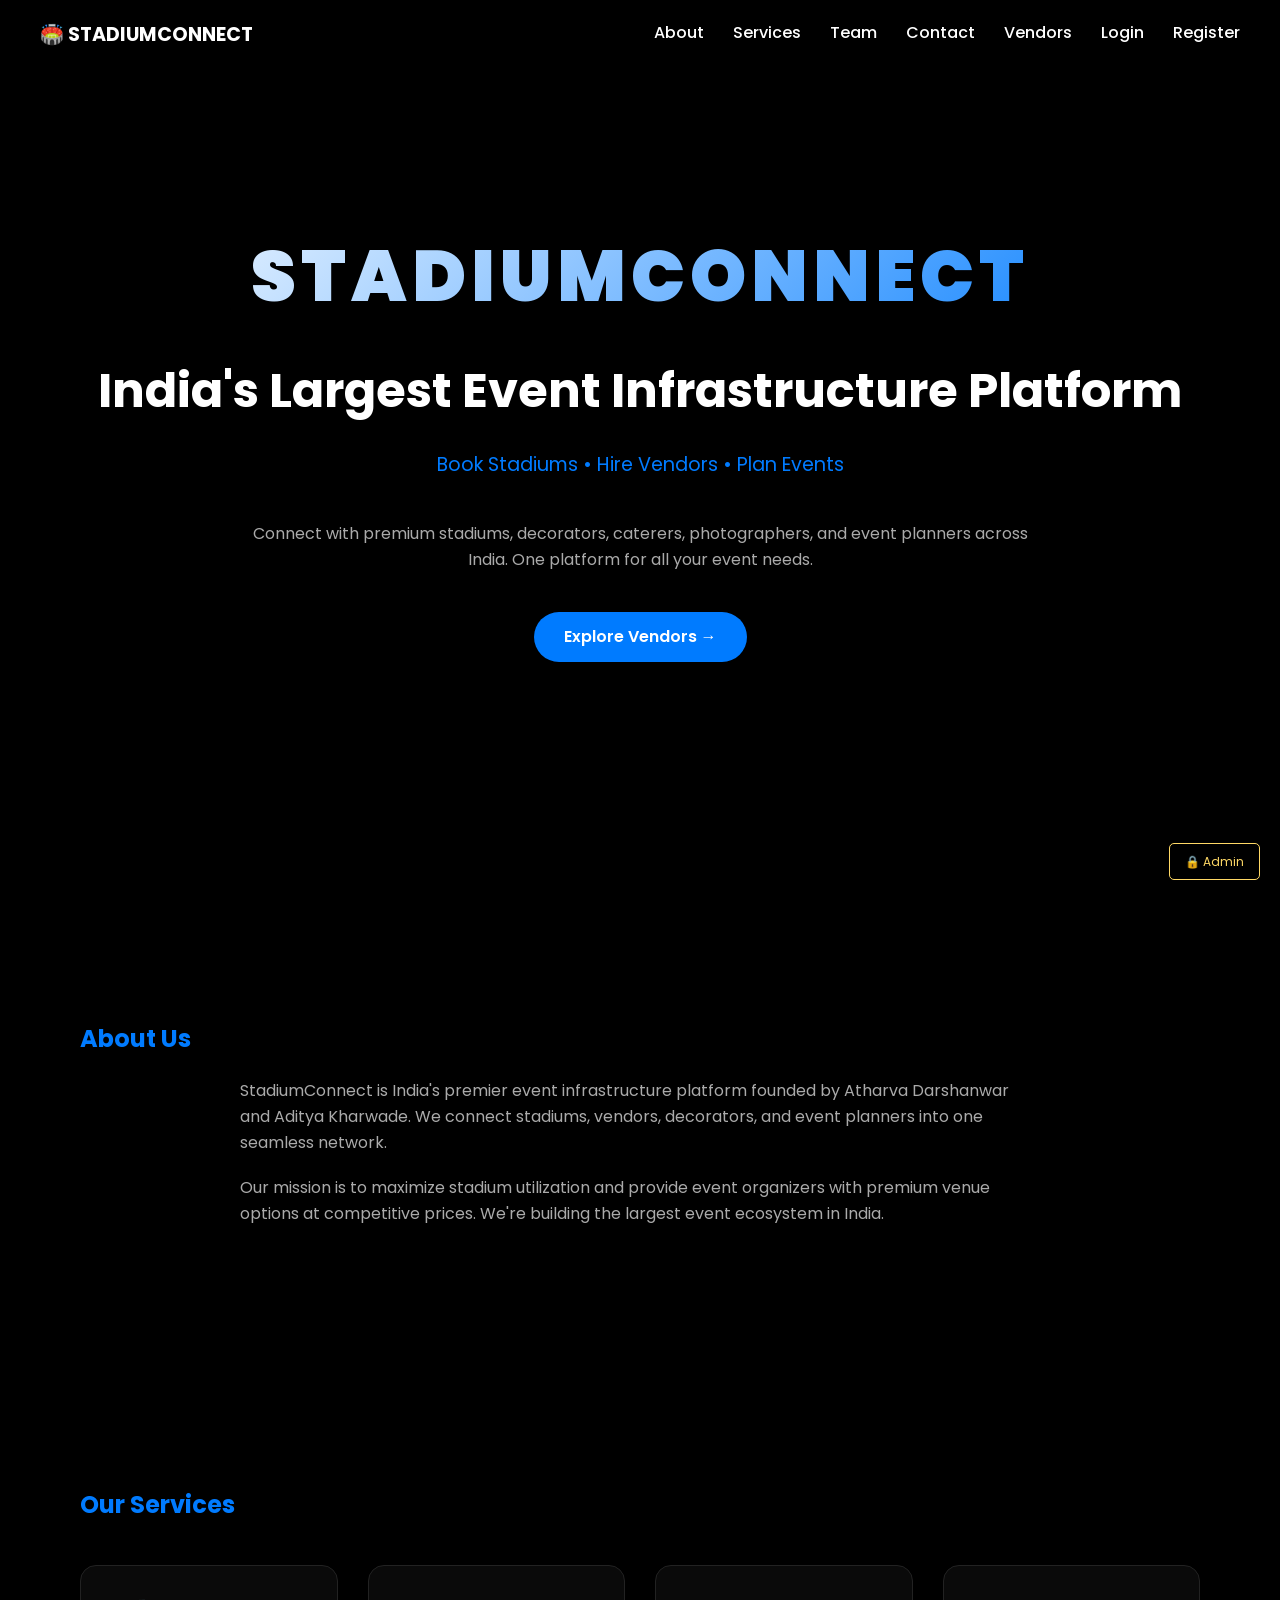
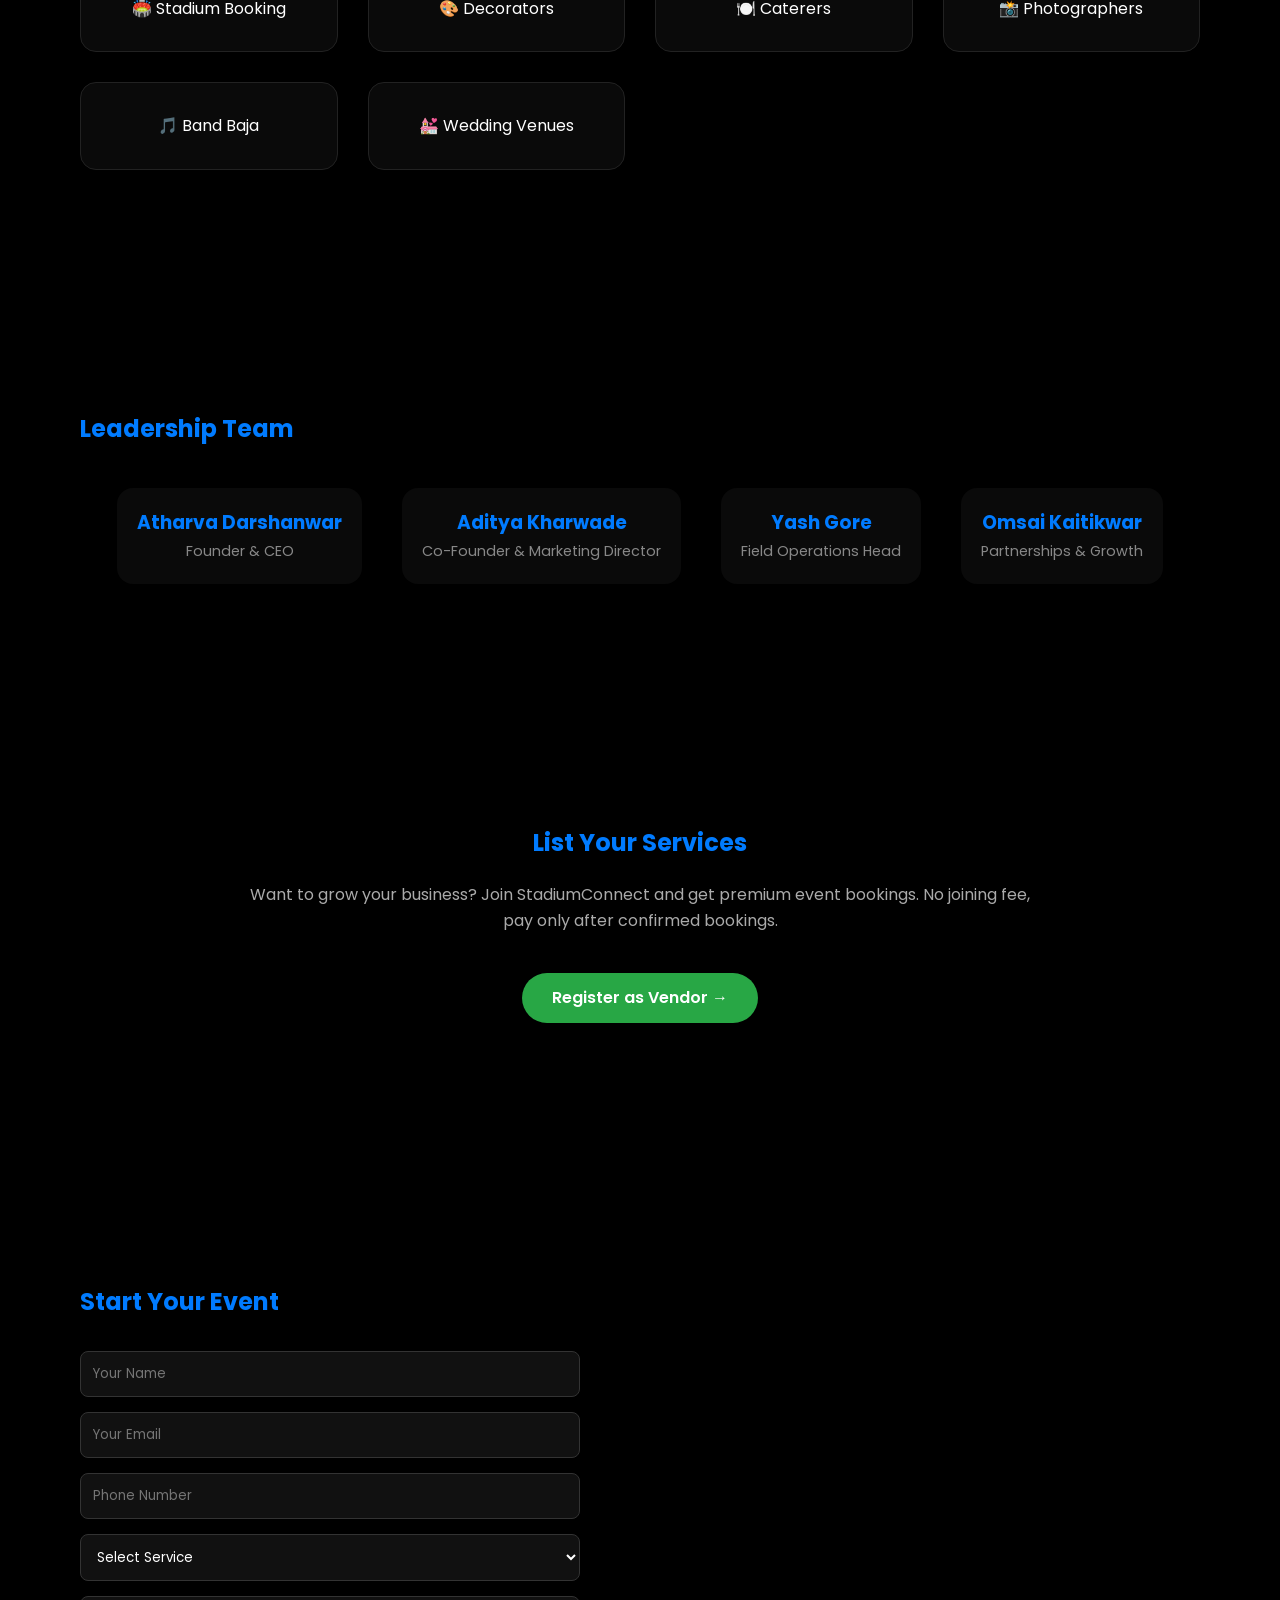
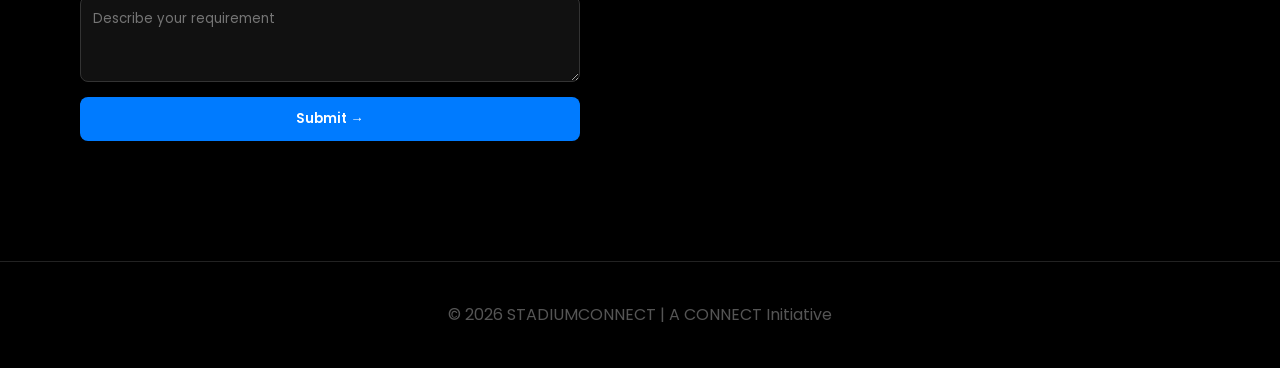
<file: index.html>
<!DOCTYPE html>
<html lang="en">
<head>

<!-- Back4App Parse SDK -->
<script src="https://cdn.parseplatform.org/parse-js-sdk/latest/parse.min.js"></script>
    
    <meta charset="UTF-8">
    <meta name="viewport" content="width=device-width, initial-scale=1.0">
    <title>StadiumConnect  | India's Premier Event Platform</title>
    <link rel="manifest" href="manifest.json">
    <meta name="theme-color" content="#001a4d">
    <meta name="apple-mobile-web-app-capable" content="yes">
    <meta name="apple-mobile-web-app-status-bar-style" content="black-translucent">
    <meta name="apple-mobile-web-app-title" content="StadiumConnect">
    <link href="https://fonts.googleapis.com/css2?family=Poppins:wght@300;400;500;600;700;800;900&display=swap" rel="stylesheet">
    <style>
        * { margin: 0; padding: 0; box-sizing: border-box; font-family: 'Poppins', sans-serif; }
        body { background: #000; color: #fff; line-height: 1.6; }
        nav { display: flex; justify-content: space-between; padding: 20px 40px; position: fixed; width: 100%; background: rgba(0,0,0,0.95); z-index: 1000; backdrop-filter: blur(10px); }
        nav a { color: #fff; margin-left: 25px; text-decoration: none; font-weight: 500; transition: 0.3s; }
        nav a:hover { color: #007bff; }
        section { padding: 120px 40px; max-width: 1200px; margin: auto; }
        .hero { height: 100vh; display: flex; flex-direction: column; justify-content: center; text-align: center; }
        .connect { font-size: 4.5rem; font-weight: 900; letter-spacing: 5px; background: linear-gradient(135deg, #fff, #007bff); -webkit-background-clip: text; -webkit-text-fill-color: transparent; }
        h1 { font-size: 3rem; margin-top: 20px; }
        .tagline { color: #007bff; font-size: 1.2rem; margin: 20px 0; }
        .about-text { max-width: 800px; margin: 20px auto; color: #aaa; }
        .grid { display: grid; grid-template-columns: repeat(auto-fit, minmax(250px, 1fr)); gap: 30px; margin-top: 40px; }
        .card { padding: 30px; border: 1px solid #222; background: #0a0a0a; border-radius: 1rem; transition: 0.3s; text-align: center; }
        .card:hover { transform: translateY(-10px); border-color: #007bff; box-shadow: 0 10px 30px rgba(0,123,255,0.1); }
        .team { display: flex; gap: 40px; flex-wrap: wrap; justify-content: center; margin-top: 40px; }
        .member { text-align: center; padding: 20px; background: #0a0a0a; border-radius: 1rem; min-width: 200px; }
        .member h3 { color: #007bff; }
        .member span { color: #888; font-size: 0.9rem; }
        form { display: flex; flex-direction: column; gap: 15px; max-width: 500px; margin-top: 30px; }
        input, textarea, select { padding: 12px; background: #111; border: 1px solid #333; border-radius: 0.5rem; color: #fff; }
        button { padding: 12px; background: #007bff; border: none; border-radius: 0.5rem; color: #fff; font-weight: 600; cursor: pointer; transition: 0.3s; }
        button:hover { background: #0056b3; }
        .explore-btn { display: inline-block; background: #007bff; color: white; padding: 12px 30px; border-radius: 50px; text-decoration: none; margin: 20px auto; font-weight: 600; transition: 0.3s; }
        .explore-btn:hover { background: #0056b3; transform: scale(1.05); }
        footer { text-align: center; padding: 40px; color: #555; border-top: 1px solid #222; }
        .admin-btn { position: fixed; bottom: 20px; right: 20px; background: #000; color: #ffd966; padding: 8px 15px; font-size: 12px; border-radius: 5px; text-decoration: none; z-index: 999; border: 1px solid #ffd966; }
        @media (max-width: 768px) { nav { padding: 15px 20px; } nav a { margin-left: 15px; font-size: 14px; } .connect { font-size: 2.5rem; } h1 { font-size: 1.8rem; } section { padding: 80px 20px; } }
    </style>
</head>
<body>

<nav>
    <div><b style="font-size:1.2rem;">🏟️ STADIUMCONNECT</b></div>
    <div>
        <a href="#about">About</a>
        <a href="#services">Services</a>
        <a href="#team">Team</a>
        <a href="#contact">Contact</a>
        <a href="directory.html">Vendors</a>
        <a href="login.html">Login</a>
        <a href="register.html">Register</a>
    </div>
</nav>

<section class="hero">
    <div class="connect">STADIUMCONNECT</div>
    <h1>India's Largest Event Infrastructure Platform</h1>
    <p class="tagline">Book Stadiums • Hire Vendors • Plan Events</p>
    <p class="about-text">Connect with premium stadiums, decorators, caterers, photographers, and event planners across India. One platform for all your event needs.</p>
    <a href="directory.html" class="explore-btn">Explore Vendors →</a>
</section>

<section id="about">
    <h2 style="color:#007bff;">About Us</h2>
    <p class="about-text" style="margin-top:20px;">StadiumConnect is India's premier event infrastructure platform founded by Atharva Darshanwar and Aditya Kharwade. We connect stadiums, vendors, decorators, and event planners into one seamless network.</p>
    <p class="about-text">Our mission is to maximize stadium utilization and provide event organizers with premium venue options at competitive prices. We're building the largest event ecosystem in India.</p>
</section>

<section id="services">
    <h2 style="color:#007bff;">Our Services</h2>
    <div class="grid">
        <div class="card">🏟️ Stadium Booking</div>
        <div class="card">🎨 Decorators</div>
        <div class="card">🍽️ Caterers</div>
        <div class="card">📸 Photographers</div>
        <div class="card">🎵 Band Baja</div>
        <div class="card">💒 Wedding Venues</div>
    </div>
</section>

<section id="team">
    <h2 style="color:#007bff;">Leadership Team</h2>
    <div class="team">
        <div class="member"><h3>Atharva Darshanwar</h3><span>Founder & CEO</span></div>
        <div class="member"><h3>Aditya Kharwade</h3><span>Co-Founder & Marketing Director</span></div>
        <div class="member"><h3>Yash Gore</h3><span>Field Operations Head</span></div>
        <div class="member"><h3>Omsai Kaitikwar</h3><span>Partnerships & Growth</span></div>
    </div>
</section>

<section style="text-align:center;">
    <h2 style="color:#007bff;">List Your Services</h2>
    <p class="about-text">Want to grow your business? Join StadiumConnect and get premium event bookings. No joining fee, pay only after confirmed bookings.</p>
    <a href="https://forms.gle/t7oc3SeNvCMbdCVX7" target="_blank" class="explore-btn" style="background:#28a745;">Register as Vendor →</a>
</section>

<section id="contact">
    <h2 style="color:#007bff;">Start Your Event</h2>
    <form action="https://formspree.io/f/mreydnjd" method="POST">
        <input type="text" name="name" placeholder="Your Name" required>
        <input type="email" name="email" placeholder="Your Email" required>
        <input type="tel" name="phone" placeholder="Phone Number" required>
        <select name="service" required><option value="">Select Service</option><option>Stadium Booking</option><option>Decorators</option><option>Caterers</option><option>Photographers</option><option>Band Baja</option></select>
        <textarea name="message" rows="3" placeholder="Describe your requirement"></textarea>
        <button type="submit">Submit →</button>
    </form>
</section>

<footer>
    <p>© 2026 STADIUMCONNECT | A CONNECT Initiative</p>
</footer>

<a href="admin-login.html" class="admin-btn">🔒 Admin</a>

<script>
if ('serviceWorker' in navigator) { navigator.serviceWorker.register('/service-worker.js'); }
</script>

</body>
</html>
</file>
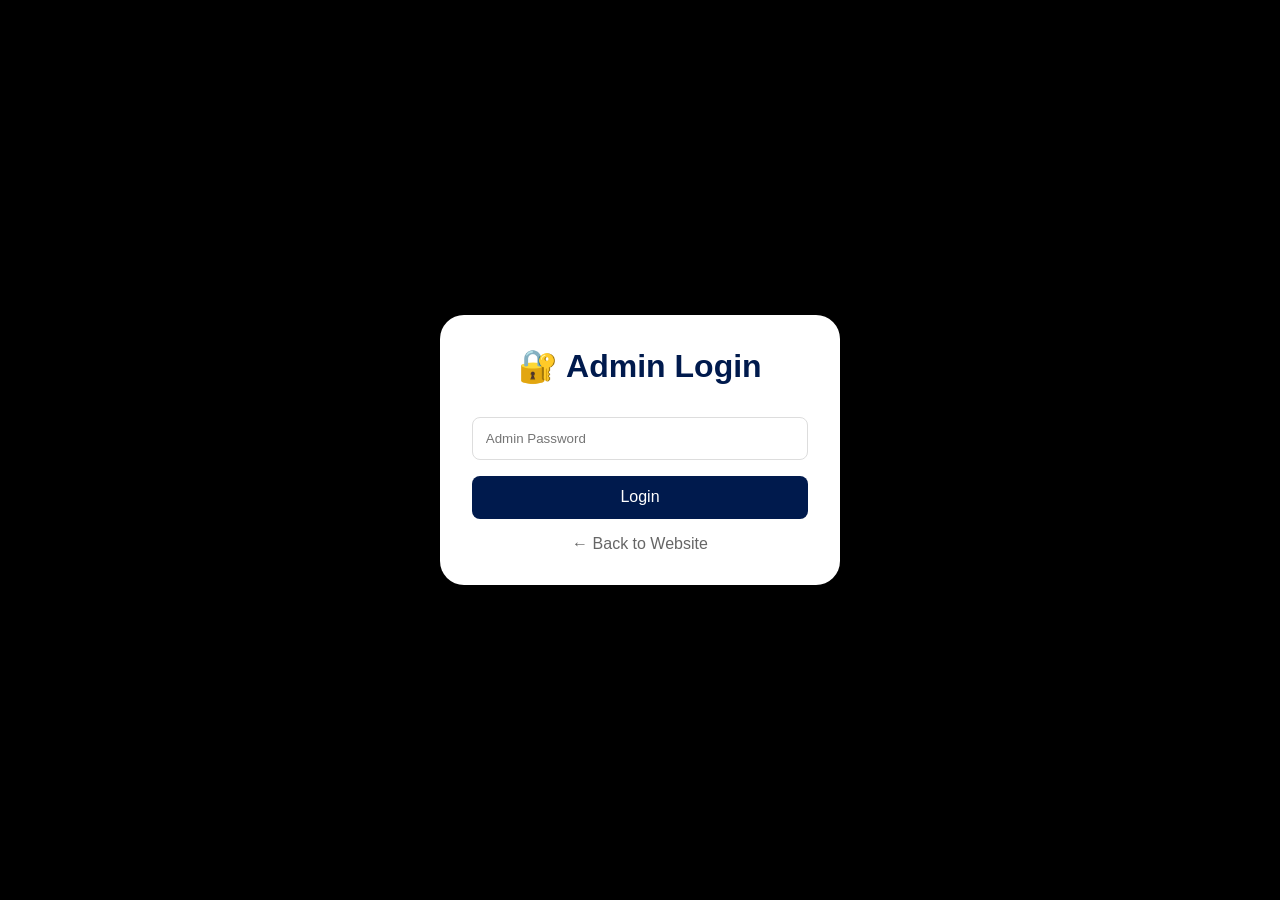
<file: admin-dashboard.html>
<!DOCTYPE html>
<html lang="en">
<head>

<!-- Back4App Parse SDK -->
<script src="https://cdn.parseplatform.org/parse-js-sdk/latest/parse.min.js"></script>
<script src="back4app-config.js"></script>
    
    <meta charset="UTF-8">
    <meta name="viewport" content="width=device-width, initial-scale=1.0">
    <title>Admin Dashboard | StadiumConnect</title>
    <link rel="manifest" href="manifest.json">
    <meta name="theme-color" content="#001a4d">
    <script src="admin-auth.js"></script>
    <style>
        * { margin: 0; padding: 0; box-sizing: border-box; }
        body { font-family: 'Poppins', sans-serif; background: #f5f5f5; }
        .header { background: #000; padding: 1rem 2rem; display: flex; justify-content: space-between; align-items: center; flex-wrap: wrap; gap: 1rem; }
        .header h1 { color: white; font-size: 1.3rem; }
        .header a { color: white; text-decoration: none; background: #001a4d; padding: 0.5rem 1rem; border-radius: 0.5rem; }
        .container { max-width: 1400px; margin: 2rem auto; padding: 0 1.5rem; }
        .stats { display: grid; grid-template-columns: repeat(auto-fit, minmax(180px, 1fr)); gap: 1rem; margin-bottom: 2rem; }
        .stat-card { background: white; border-radius: 1rem; padding: 1.5rem; text-align: center; }
        .stat-number { font-size: 2rem; font-weight: 700; color: #001a4d; }
        .tabs { display: flex; gap: 0.5rem; margin-bottom: 1.5rem; flex-wrap: wrap; }
        .tab-btn { background: none; border: none; padding: 0.6rem 1.2rem; cursor: pointer; border-radius: 0.5rem; }
        .tab-btn.active { background: #001a4d; color: white; }
        .table-container { background: white; border-radius: 1rem; padding: 1.5rem; overflow-x: auto; }
        table { width: 100%; border-collapse: collapse; }
        th, td { padding: 0.8rem; text-align: left; border-bottom: 1px solid #eee; }
        th { background: #f8f9fa; color: #001a4d; }
        .status-badge { padding: 0.2rem 0.6rem; border-radius: 1rem; font-size: 0.75rem; }
        .status-pending { background: #fff3cd; color: #856404; }
        .status-confirmed { background: #d4edda; color: #155724; }
        .action-btn { background: #28a745; color: white; border: none; padding: 0.3rem 0.6rem; border-radius: 0.3rem; cursor: pointer; margin-right: 0.3rem; }
        .action-btn.cancel { background: #dc3545; }
        .empty { text-align: center; padding: 2rem; color: #999; }
        @media (max-width: 768px) { th, td { font-size: 0.8rem; padding: 0.5rem; } }
    </style>
</head>
<body>

<div class="header">
    <h1>🏟️ STADIUMCONNECT | Admin Dashboard</h1>
    <div><a href="admin.html">Vendor Management</a><a href="directory.html" style="margin-left:0.5rem;">View Site</a><a href="#" onclick="logoutAdmin()" style="margin-left:0.5rem; background:#dc3545;">Logout</a></div>
</div>

<div class="container">
    <div class="stats" id="stats"></div>
    
    <div class="tabs">
        <button class="tab-btn active" onclick="switchTab('bookings')">📋 Bookings</button>
        <button class="tab-btn" onclick="switchTab('users')">👥 Users</button>
        <button class="tab-btn" onclick="switchTab('vendors')">🏪 Vendors</button>
    </div>
    
    <div id="bookingsTab" class="table-container"><div class="empty">Loading...</div></div>
    <div id="usersTab" class="table-container" style="display:none;"></div>
    <div id="vendorsTab" class="table-container" style="display:none;"></div>
</div>

<script>
    let users = [], bookings = [], vendors = [];
    
    function loadData() {
        users = JSON.parse(localStorage.getItem('users') || '[]');
        bookings = JSON.parse(localStorage.getItem('userBookings') || '[]');
        const vData = JSON.parse(localStorage.getItem('vendorsDataBackup') || '{}');
        vendors = [];
        for (let cat in vData) {
            for (let city in vData[cat]) {
                vData[cat][city].forEach(v => vendors.push({...v, category: cat}));
            }
        }
        updateStats();
    }
    
    function updateStats() {
        document.getElementById('stats').innerHTML = `
            <div class="stat-card"><h3>Total Bookings</h3><div class="stat-number">${bookings.length}</div></div>
            <div class="stat-card"><h3>Pending</h3><div class="stat-number">${bookings.filter(b=>b.status==='pending').length}</div></div>
            <div class="stat-card"><h3>Confirmed</h3><div class="stat-number">${bookings.filter(b=>b.status==='confirmed').length}</div></div>
            <div class="stat-card"><h3>Users</h3><div class="stat-number">${users.length}</div></div>
            <div class="stat-card"><h3>Vendors</h3><div class="stat-number">${vendors.length}</div></div>
        `;
    }
    
    function renderBookings() {
        const container = document.getElementById('bookingsTab');
        if (bookings.length === 0) { container.innerHTML = '<div class="empty">No bookings yet</div>'; return; }
        container.innerHTML = `
            <table><thead><tr><th>ID</th><th>User</th><th>Vendor</th><th>Date</th><th>Status</th><th>Action</th></tr></thead><tbody>
            ${bookings.map(b => `
                <tr><td>${b.id}</td><td>${b.userName || '-'}</td><td>${b.vendorName || '-'}</td><td>${b.eventDate || '-'}</td>
                <td><span class="status-badge status-${b.status}">${b.status}</span></td>
                <td><button class="action-btn" onclick="updateStatus(${b.id},'confirmed')">Confirm</button>
                <button class="action-btn cancel" onclick="updateStatus(${b.id},'cancelled')">Cancel</button></td></tr>
            `).join('')}</tbody></table>
        `;
    }
    
    function renderUsers() {
        const container = document.getElementById('usersTab');
        if (users.length === 0) { container.innerHTML = '<div class="empty">No users</div>'; return; }
        container.innerHTML = `
            <table><thead><tr><th>Name</th><th>Email</th><th>Phone</th><th>City</th><th>Registered</th><th>Bookings</th></tr></thead><tbody>
            ${users.map(u => `
                <tr><td>${u.name}</td><td>${u.email}</td><td>${u.phone || '-'}</td><td>${u.city || '-'}</td>
                <td>${new Date(u.createdAt).toLocaleDateString()}</td><td>${bookings.filter(b=>b.userId===u.id).length}</td></tr>
            `).join('')}</tbody></table>
        `;
    }
    
    function renderVendors() {
        const container = document.getElementById('vendorsTab');
        if (vendors.length === 0) { container.innerHTML = '<div class="empty">No vendors</div>'; return; }
        container.innerHTML = `
            <table><thead><tr><th>Name</th><th>Category</th><th>City</th><th>Location</th><th>Price</th><th>Rating</th><th>Bookings</th></tr></thead><tbody>
            ${vendors.map(v => `
                <tr><td>${v.name}</td><td>${v.category}</td><td>${v.city || '-'}</td><td>${v.location || '-'}</td>
                <td>${v.priceRange || '-'}</td><td>⭐ ${v.rating}</td><td>${bookings.filter(b=>b.vendorId===v.id).length}</td></tr>
            `).join('')}</tbody></table>
        `;
    }
    
    function updateStatus(id, status) {
        const index = bookings.findIndex(b => b.id === id);
        if (index !== -1) {
            bookings[index].status = status;
            localStorage.setItem('userBookings', JSON.stringify(bookings));
            loadData();
            renderBookings();
            alert(`Booking ${status}!`);
        }
    }
    
    function switchTab(tab) {
        document.getElementById('bookingsTab').style.display = 'none';
        document.getElementById('usersTab').style.display = 'none';
        document.getElementById('vendorsTab').style.display = 'none';
        document.querySelectorAll('.tab-btn').forEach((btn,i) => btn.classList.remove('active'));
        if (tab === 'bookings') { document.getElementById('bookingsTab').style.display = 'block'; document.querySelectorAll('.tab-btn')[0].classList.add('active'); renderBookings(); }
        else if (tab === 'users') { document.getElementById('usersTab').style.display = 'block'; document.querySelectorAll('.tab-btn')[1].classList.add('active'); renderUsers(); }
        else { document.getElementById('vendorsTab').style.display = 'block'; document.querySelectorAll('.tab-btn')[2].classList.add('active'); renderVendors(); }
    }
    
    loadData();
    renderBookings();
</script>

<script>
if ('serviceWorker' in navigator) { navigator.serviceWorker.register('/service-worker.js'); }
</script>

</body>
</html>
</file>
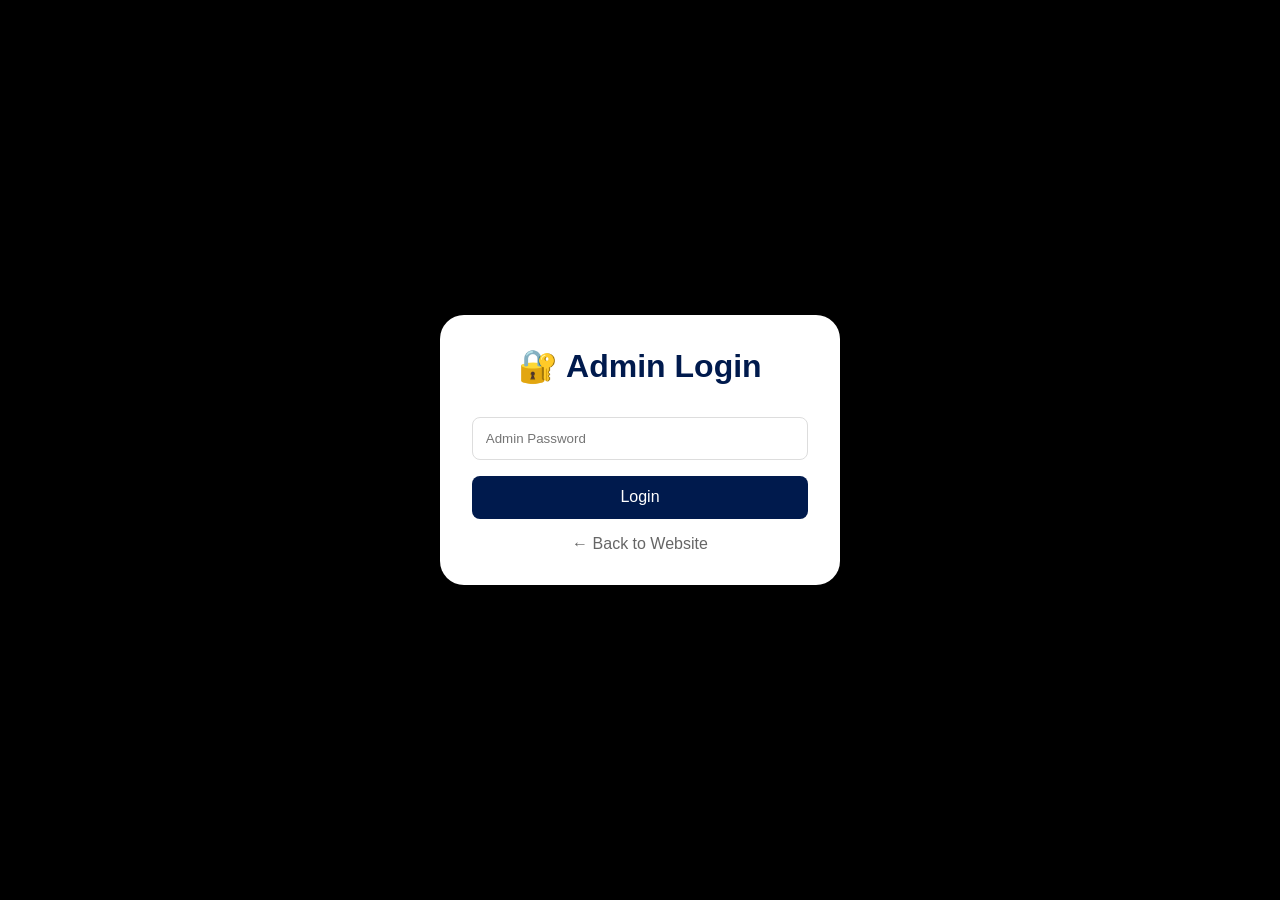
<file: admin-login.html>
<!DOCTYPE html>
<html lang="en">
<head>

<!-- Back4App Parse SDK -->
<script src="https://cdn.parseplatform.org/parse-js-sdk/latest/parse.min.js"></script>
<script src="back4app-config.js"></script>
    
    <meta charset="UTF-8">
    <meta name="viewport" content="width=device-width, initial-scale=1.0">
    <title>Admin Login | StadiumConnect</title>
    <link rel="manifest" href="manifest.json">
    <meta name="theme-color" content="#001a4d">
    <style>
        * { margin: 0; padding: 0; box-sizing: border-box; }
        body { background: #000; font-family: 'Poppins', sans-serif; display: flex; justify-content: center; align-items: center; min-height: 100vh; }
        .container { background: white; border-radius: 1.5rem; padding: 2rem; width: 90%; max-width: 400px; text-align: center; }
        h1 { color: #001a4d; margin-bottom: 1rem; }
        input { width: 100%; padding: 0.8rem; margin: 1rem 0; border: 1px solid #ddd; border-radius: 0.5rem; }
        button { width: 100%; padding: 0.8rem; background: #001a4d; color: white; border: none; border-radius: 0.5rem; cursor: pointer; font-size: 1rem; }
        .error { color: red; margin-top: 0.5rem; display: none; }
        .back { margin-top: 1rem; }
        .back a { color: #666; text-decoration: none; }
    </style>
</head>
<body>
    <div class="container">
        <h1>🔐 Admin Login</h1>
        <div id="error" class="error"></div>
        <input type="password" id="password" placeholder="Admin Password">
        <button onclick="login()">Login</button>
        <div class="back"><a href="index.html">← Back to Website</a></div>
    </div>
    <script>
        const ADMIN_PASSWORD = "Stadium@2024";
        function login() {
            const pwd = document.getElementById('password').value;
            if (pwd === ADMIN_PASSWORD) {
                localStorage.setItem('adminLoggedIn', 'true');
                localStorage.setItem('adminLoginTime', new Date().toISOString());
                window.location.href = 'admin-dashboard.html';
            } else {
                document.getElementById('error').innerText = 'Wrong password!';
                document.getElementById('error').style.display = 'block';
            }
        }
    </script>
    <script>
        if ('serviceWorker' in navigator) { navigator.serviceWorker.register('/service-worker.js'); }
    </script>
</body>
</html>
</file>
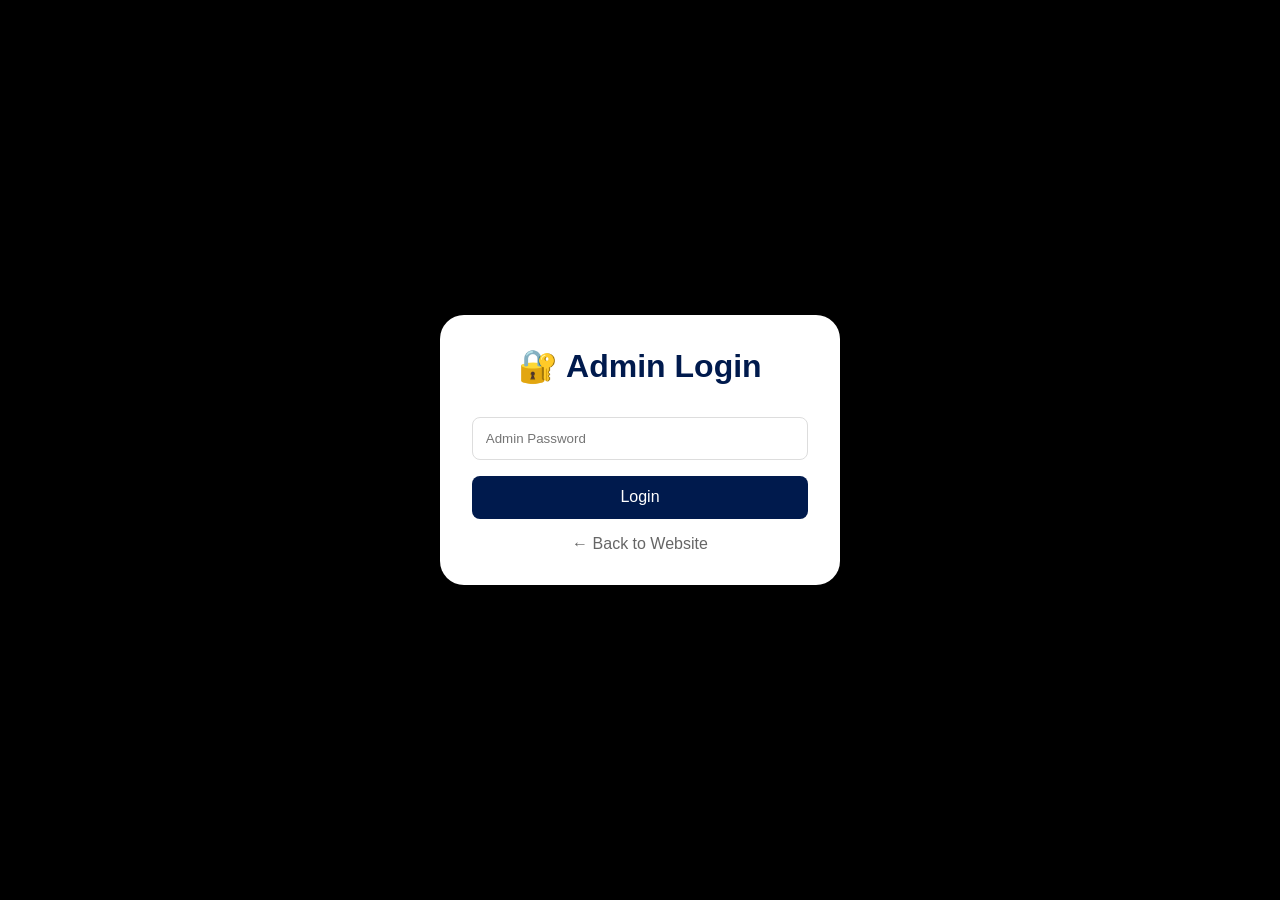
<file: admin.html>
<!DOCTYPE html>
<html lang="en">
<head>
    <meta charset="UTF-8">
    <meta name="viewport" content="width=device-width, initial-scale=1.0, user-scalable=yes">
    <title>Admin Panel - StadiumConnect</title>
    <link href="https://fonts.googleapis.com/css2?family=Inter:wght@300;400;500;600;700;800&display=swap" rel="stylesheet">
    <link rel="stylesheet" href="https://cdnjs.cloudflare.com/ajax/libs/font-awesome/6.4.0/css/all.min.css">
    <style>
        * { margin: 0; padding: 0; box-sizing: border-box; }
        body { font-family: 'Inter', sans-serif; background: #f5f5f5; color: #1a1a1a; }
        .header { background: #fff; padding: 16px 24px; display: flex; justify-content: space-between; align-items: center; border-bottom: 1px solid #e0e0e0; }
        .logo { font-size: 20px; font-weight: 800; }
        .logo span { color: #ff6b35; }
        .logout-btn { background: #ff6b35; color: white; border: none; padding: 8px 20px; border-radius: 30px; cursor: pointer; }
        .container { max-width: 1400px; margin: 0 auto; padding: 24px; }
        .tabs { display: flex; gap: 8px; margin-bottom: 24px; flex-wrap: wrap; }
        .tab { background: white; border: none; padding: 12px 24px; border-radius: 40px; font-weight: 600; cursor: pointer; }
        .tab.active { background: #ff6b35; color: white; }
        .stats-grid { display: grid; grid-template-columns: repeat(auto-fit, minmax(150px, 1fr)); gap: 16px; margin-bottom: 24px; }
        .stat-card { background: white; border-radius: 20px; padding: 20px; text-align: center; }
        .stat-number { font-size: 32px; font-weight: 800; color: #ff6b35; }
        .form-card { background: white; border-radius: 24px; padding: 24px; margin-bottom: 24px; }
        .form-title { font-size: 20px; font-weight: 700; margin-bottom: 20px; }
        .form-grid { display: grid; grid-template-columns: repeat(auto-fit, minmax(280px, 1fr)); gap: 16px; margin-bottom: 20px; }
        .form-group { display: flex; flex-direction: column; gap: 8px; }
        .form-group label { font-weight: 600; font-size: 14px; }
        .form-group input, .form-group select, .form-group textarea { padding: 12px; border: 1px solid #e0e0e0; border-radius: 12px; font-family: inherit; }
        .btn-primary { background: #ff6b35; color: white; border: none; padding: 12px 24px; border-radius: 40px; font-weight: 600; cursor: pointer; }
        .btn-danger { background: #dc3545; color: white; border: none; padding: 8px 16px; border-radius: 30px; cursor: pointer; font-size: 12px; }
        .btn-edit { background: #ffc107; color: #000; border: none; padding: 8px 16px; border-radius: 30px; cursor: pointer; font-size: 12px; margin-right: 8px; }
        .table-container { background: white; border-radius: 24px; overflow-x: auto; }
        table { width: 100%; border-collapse: collapse; }
        th, td { padding: 16px; text-align: left; border-bottom: 1px solid #f0f0f0; }
        th { background: #fafafa; font-weight: 600; }
        .photo-grid { display: flex; gap: 12px; flex-wrap: wrap; margin-top: 12px; }
        .photo-preview { width: 80px; height: 80px; background: #f5f5f5; border-radius: 12px; display: flex; align-items: center; justify-content: center; position: relative; overflow: hidden; }
        .photo-preview img { width: 100%; height: 100%; object-fit: cover; }
        .photo-preview .remove-photo { position: absolute; top: 4px; right: 4px; background: red; color: white; border: none; border-radius: 50%; width: 20px; height: 20px; cursor: pointer; font-size: 12px; }
        .upload-btn { background: #f0f0f0; border: 1px dashed #ccc; padding: 12px 20px; border-radius: 12px; cursor: pointer; text-align: center; }
        .list-item { display: flex; justify-content: space-between; align-items: center; padding: 12px; border-bottom: 1px solid #eee; }
        .modal { display: none; position: fixed; top: 0; left: 0; width: 100%; height: 100%; background: rgba(0,0,0,0.5); z-index: 1000; align-items: center; justify-content: center; }
        .modal-content { background: white; border-radius: 24px; padding: 24px; width: 90%; max-width: 700px; max-height: 85vh; overflow-y: auto; }
        .modal-header { display: flex; justify-content: space-between; align-items: center; margin-bottom: 20px; }
        .close-modal { font-size: 24px; cursor: pointer; }
        @media (max-width: 768px) { .form-grid { grid-template-columns: 1fr; } }
    </style>

    <!-- Admin Check -->
    <script>
        if (localStorage.getItem('admin') !== 'true') {
            window.location.href = 'admin-login.html';
        }
    </script>

    <!-- Firebase SDK -->
    <script type="module">
        import { initializeApp } from "https://www.gstatic.com/firebasejs/9.22.0/firebase-app.js";
        import { getFirestore, collection, getDocs, doc, addDoc, updateDoc, deleteDoc, setDoc } from "https://www.gstatic.com/firebasejs/9.22.0/firebase-firestore.js";

        const firebaseConfig = {
            apiKey: "AIzaSyAzorBcavy3e12mTbGKgUud-Mm-TxnnZIM",
            authDomain: "stadiumconnect-8fecb.firebaseapp.com",
            projectId: "stadiumconnect-8fecb",
            storageBucket: "stadiumconnect-8fecb.firebasestorage.app",
            messagingSenderId: "458108198578",
            appId: "1:458108198578:web:83d83646f0e24e718b73ab"
        };

        const app = initializeApp(firebaseConfig);
        const db = getFirestore(app);

        let vendors = [];
        let categories = [
            { id: 'decorator', name: 'Decorators', icon: '🎨' },
            { id: 'photographer', name: 'Photographers', icon: '📸' },
            { id: 'caterer', name: 'Caterers', icon: '🍽️' },
            { id: 'bandbaja', name: 'Band Baja', icon: '🎵' },
            { id: 'stadium', name: 'Stadiums', icon: '🏟️' }
        ];
        let cities = ['Nagpur', 'Mumbai', 'Pune', 'Delhi', 'Bangalore'];
        let tempPhotos = [];
        let editingVendorId = null;

        async function loadAllData() {
            await loadVendors();
            updateStats();
            renderVendorsTable();
            renderCategoriesList();
            renderCitiesList();
        }

        async function loadVendors() {
            const querySnapshot = await getDocs(collection(db, "vendors"));
            vendors = [];
            querySnapshot.forEach((doc) => {
                vendors.push({ id: doc.id, ...doc.data() });
            });
        }

        function updateStats() {
            document.getElementById('stats').innerHTML = `
                <div class="stat-card"><div class="stat-number">${vendors.length}</div><div>Total Vendors</div></div>
                <div class="stat-card"><div class="stat-number">${vendors.filter(v=>v.category==='decorator').length}</div><div>🎨 Decorators</div></div>
                <div class="stat-card"><div class="stat-number">${vendors.filter(v=>v.category==='photographer').length}</div><div>📸 Photographers</div></div>
                <div class="stat-card"><div class="stat-number">${vendors.filter(v=>v.category==='caterer').length}</div><div>🍽️ Caterers</div></div>
                <div class="stat-card"><div class="stat-number">${vendors.filter(v=>v.category==='bandbaja').length}</div><div>🎵 Band Baja</div></div>
                <div class="stat-card"><div class="stat-number">${vendors.filter(v=>v.category==='stadium').length}</div><div>🏟️ Stadiums</div></div>
            `;
        }

        function renderVendorsTable() {
            const tbody = document.getElementById('vendorsTableBody');
            tbody.innerHTML = vendors.map(v => `
                <tr>
                    <td>${v.name || '-'}</td>
                    <td>${v.category || '-'}</td>
                    <td>${v.city || '-'}</td>
                    <td>${v.location || '-'}</td>
                    <td>${v.priceRange || '-'}</td>
                    <td>${v.rating || '-'}</td>
                    <td>${v.capacity ? v.capacity + ' seats' : '-'}</td>
                    <td>
                        <button class="btn-edit" onclick="editVendor('${v.id}')">Edit</button>
                        <button class="btn-danger" onclick="deleteVendor('${v.id}')">Delete</button>
                    </td>
                </tr>
            `).join('');
        }

        function renderCategoriesList() {
            const container = document.getElementById('categoriesList');
            container.innerHTML = categories.map(cat => `
                <div class="list-item">
                    <span>${cat.icon || '🏷️'} ${cat.name}</span>
                    <div>
                        <button class="btn-edit" onclick="editCategory('${cat.id}')">Edit</button>
                        <button class="btn-danger" onclick="deleteCategory('${cat.id}')">Delete</button>
                    </div>
                </div>
            `).join('');
        }

        function renderCitiesList() {
            const container = document.getElementById('citiesList');
            container.innerHTML = cities.map(city => `
                <div class="list-item">
                    <span>📍 ${city}</span>
                    <div>
                        <button class="btn-edit" onclick="editCity('${city}')">Edit</button>
                        <button class="btn-danger" onclick="deleteCity('${city}')">Delete</button>
                    </div>
                </div>
            `).join('');
        }

        window.openAddVendorModal = function() {
            editingVendorId = null;
            tempPhotos = [];
            document.getElementById('vendorModalTitle').innerText = 'Add Vendor';
            document.getElementById('vendorForm').reset();
            document.getElementById('capacityGroup').style.display = 'none';
            document.getElementById('vendorModal').style.display = 'flex';
        };

        window.editVendor = function(id) {
            const vendor = vendors.find(v => v.id === id);
            if (!vendor) return;
            editingVendorId = id;
            tempPhotos = vendor.photos || [];
            document.getElementById('vendorModalTitle').innerText = 'Edit Vendor';
            document.getElementById('vendorId').value = vendor.id;
            document.getElementById('vendorName').value = vendor.name || '';
            document.getElementById('vendorCategory').value = vendor.category || '';
            document.getElementById('vendorCity').value = vendor.city || '';
            document.getElementById('vendorLocation').value = vendor.location || '';
            document.getElementById('vendorPrice').value = vendor.priceRange || '';
            document.getElementById('vendorRating').value = vendor.rating || '';
            document.getElementById('vendorPhone').value = vendor.phone || '';
            document.getElementById('vendorDescription').value = vendor.description || '';
            document.getElementById('vendorCapacity').value = vendor.capacity || '';
            document.getElementById('capacityGroup').style.display = vendor.category === 'stadium' ? 'block' : 'none';
            renderPhotoPreview();
            document.getElementById('vendorModal').style.display = 'flex';
        };

        window.deleteVendor = async function(id) {
            if (confirm('Delete this vendor?')) {
                await deleteDoc(doc(db, 'vendors', id));
                await loadVendors();
                renderVendorsTable();
                updateStats();
                alert('Vendor deleted');
            }
        };

        function renderPhotoPreview() {
            const container = document.getElementById('photoPreview');
            if (tempPhotos.length === 0) {
                container.innerHTML = '<div class="upload-btn" onclick="uploadPhoto()">+ Click to Upload Photos</div>';
                return;
            }
            container.innerHTML = `
                <div class="photo-grid">
                    ${tempPhotos.map((photo, i) => `
                        <div class="photo-preview">
                            <img src="${photo}">
                            <button class="remove-photo" onclick="removePhoto(${i})">×</button>
                        </div>
                    `).join('')}
                    <div class="upload-btn" onclick="uploadPhoto()">+ Add More</div>
                </div>
            `;
        }

        window.uploadPhoto = function() {
            const input = document.createElement('input');
            input.type = 'file';
            input.accept = 'image/*';
            input.multiple = true;
            input.onchange = (e) => {
                const files = Array.from(e.target.files);
                files.forEach(file => {
                    const reader = new FileReader();
                    reader.onload = (ev) => {
                        tempPhotos.push(ev.target.result);
                        renderPhotoPreview();
                    };
                    reader.readAsDataURL(file);
                });
            };
            input.click();
        };

        window.removePhoto = function(index) {
            tempPhotos.splice(index, 1);
            renderPhotoPreview();
        };

        window.saveVendor = async function() {
            const vendorData = {
                name: document.getElementById('vendorName').value,
                category: document.getElementById('vendorCategory').value,
                city: document.getElementById('vendorCity').value,
                location: document.getElementById('vendorLocation').value,
                priceRange: document.getElementById('vendorPrice').value,
                rating: parseFloat(document.getElementById('vendorRating').value) || 4.0,
                phone: document.getElementById('vendorPhone').value,
                description: document.getElementById('vendorDescription').value,
                photos: tempPhotos,
                updatedAt: new Date().toISOString()
            };
            if (vendorData.category === 'stadium') {
                vendorData.capacity = document.getElementById('vendorCapacity').value;
            }
            if (editingVendorId) {
                await updateDoc(doc(db, 'vendors', editingVendorId), vendorData);
                alert('Vendor updated!');
            } else {
                vendorData.createdAt = new Date().toISOString();
                await addDoc(collection(db, 'vendors'), vendorData);
                alert('Vendor added!');
            }
            closeModal('vendorModal');
            await loadVendors();
            renderVendorsTable();
            updateStats();
        };

        window.onCategoryChange = function() {
            const val = document.getElementById('vendorCategory').value;
            document.getElementById('capacityGroup').style.display = val === 'stadium' ? 'block' : 'none';
        };

        window.closeModal = function(id) {
            document.getElementById(id).style.display = 'none';
        };

        window.switchTab = function(tab) {
            document.querySelectorAll('.tab').forEach(t => t.classList.remove('active'));
            event.target.classList.add('active');
            document.querySelectorAll('.tab-panel').forEach(p => p.style.display = 'none');
            document.getElementById(`${tab}Panel`).style.display = 'block';
        };

        window.logout = function() {
            localStorage.removeItem('admin');
            window.location.href = 'index.html';
        };

        // Load data on page load
        loadAllData();
    </script>
</head>
<body>

<header class="header">
    <div class="logo">ADMIN<span>PANEL</span></div>
    <button class="logout-btn" onclick="logout()">Logout</button>
</header>

<div class="container">
    <div class="stats-grid" id="stats"></div>

    <div class="tabs">
        <button class="tab active" onclick="switchTab('vendors')">Vendors</button>
        <button class="tab" onclick="switchTab('categories')">Categories</button>
        <button class="tab" onclick="switchTab('cities')">Cities</button>
    </div>

    <!-- Vendors Panel -->
    <div id="vendorsPanel" class="tab-panel">
        <div class="form-card">
            <div class="form-title">Manage Vendors</div>
            <button class="btn-primary" onclick="openAddVendorModal()">+ Add New Vendor</button>
        </div>
        <div class="table-container">
            <table>
                <thead><tr><th>Name</th><th>Category</th><th>City</th><th>Location</th><th>Price</th><th>Rating</th><th>Capacity</th><th>Actions</th></tr></thead>
                <tbody id="vendorsTableBody"></tbody>
            </table>
        </div>
    </div>

    <!-- Categories Panel -->
    <div id="categoriesPanel" class="tab-panel" style="display:none">
        <div class="form-card">
            <div class="form-title">Categories</div>
            <div id="categoriesList"></div>
        </div>
    </div>

    <!-- Cities Panel -->
    <div id="citiesPanel" class="tab-panel" style="display:none">
        <div class="form-card">
            <div class="form-title">Cities</div>
            <div id="citiesList"></div>
        </div>
    </div>
</div>

<!-- Vendor Modal -->
<div id="vendorModal" class="modal">
    <div class="modal-content">
        <div class="modal-header"><h3 id="vendorModalTitle">Add Vendor</h3><span class="close-modal" onclick="closeModal('vendorModal')">&times;</span></div>
        <input type="hidden" id="vendorId">
        <div class="form-grid">
            <div class="form-group"><label>Name *</label><input type="text" id="vendorName" required></div>
            <div class="form-group"><label>Category *</label>
                <select id="vendorCategory" onchange="onCategoryChange()">
                    <option value="decorator">Decorator</option>
                    <option value="photographer">Photographer</option>
                    <option value="caterer">Caterer</option>
                    <option value="bandbaja">Band Baja</option>
                    <option value="stadium">Stadium</option>
                </select>
            </div>
            <div class="form-group"><label>City *</label><input type="text" id="vendorCity" placeholder="Nagpur"></div>
            <div class="form-group"><label>Location</label><input type="text" id="vendorLocation" placeholder="Area, City"></div>
            <div class="form-group"><label>Price Range</label><input type="text" id="vendorPrice" placeholder="₹10,000 - ₹50,000"></div>
            <div class="form-group"><label>Rating</label><input type="text" id="vendorRating" placeholder="4.5"></div>
            <div class="form-group"><label>Phone</label><input type="text" id="vendorPhone" placeholder="9423281086"></div>
            <div class="form-group" id="capacityGroup" style="display:none"><label>Capacity (seats)</label><input type="text" id="vendorCapacity" placeholder="45000"></div>
        </div>
        <div class="form-group"><label>Description</label><textarea id="vendorDescription" rows="3"></textarea></div>
        <div class="form-group"><label>Photos</label><div id="photoPreview"></div></div>
        <button class="btn-primary" onclick="saveVendor()" style="width:100%; margin-top:16px;">Save Vendor</button>
    </div>
</div>

</body>
</html>
</file>
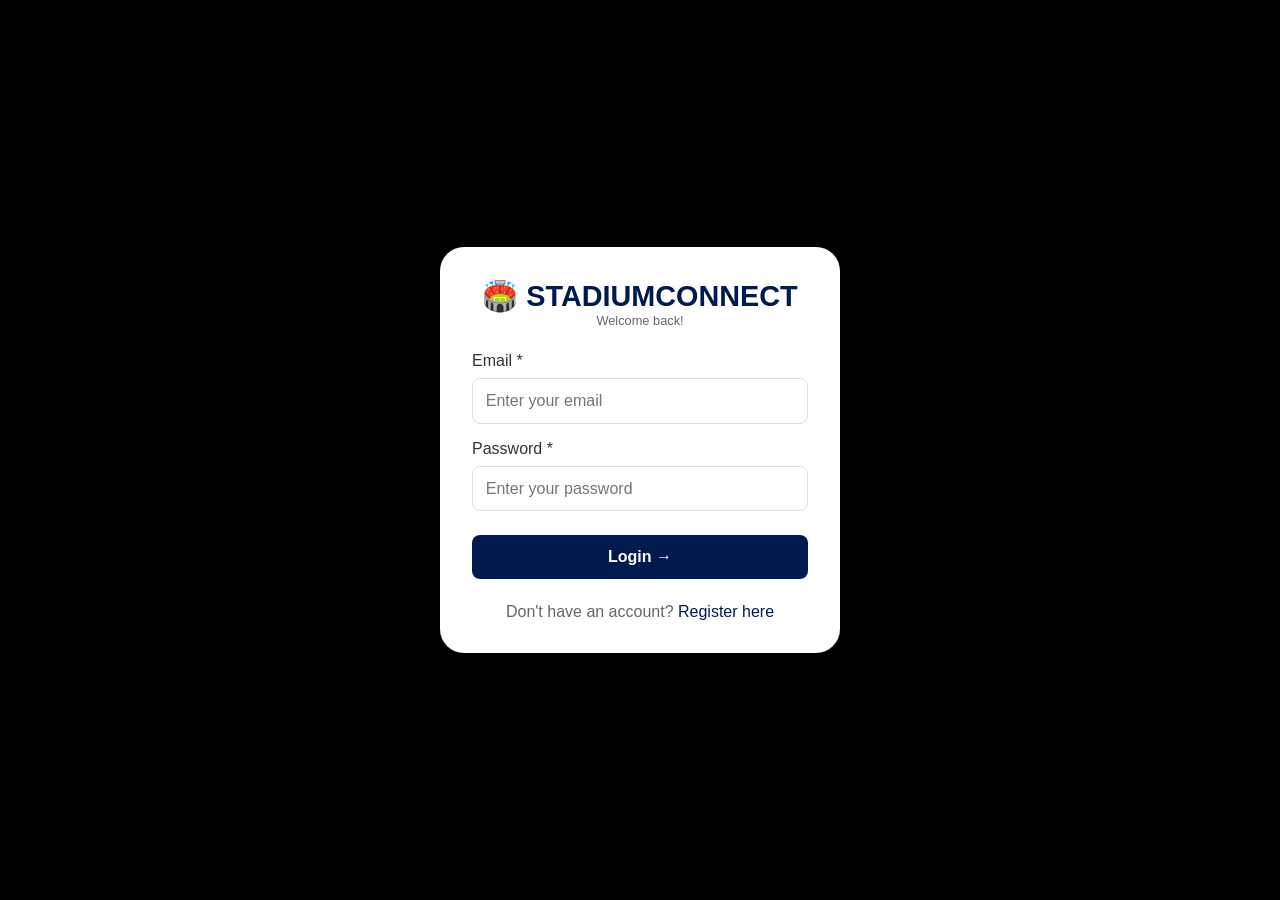
<file: dashboard.html>
<!DOCTYPE html>
<html lang="en">
<head>
    <meta charset="UTF-8">
    <meta name="viewport" content="width=device-width, initial-scale=1.0">
    <title>Dashboard | StadiumConnect</title>
    <link rel="manifest" href="manifest.json">
    <meta name="theme-color" content="#001a4d">
    <meta name="apple-mobile-web-app-capable" content="yes">
    <meta name="apple-mobile-web-app-status-bar-style" content="black-translucent">
    <meta name="apple-mobile-web-app-title" content="StadiumConnect">
    
    <!-- BACK4APP SDK -->
    <script src="https://cdn.parseplatform.org/parse-js-sdk/latest/parse.min.js"></script>
    <script src="back4app-config.js"></script>
    
    <style>
        * { margin: 0; padding: 0; box-sizing: border-box; font-family: 'Poppins', sans-serif; }
        body { background: #f5f5f5; }
        .header { background: #000; padding: 1rem 2rem; display: flex; justify-content: space-between; align-items: center; flex-wrap: wrap; gap: 1rem; }
        .header h1 { color: white; font-size: 1.3rem; }
        .nav-links { display: flex; gap: 1rem; align-items: center; flex-wrap: wrap; }
        .nav-links a { color: white; text-decoration: none; }
        .user-info { display: flex; align-items: center; gap: 1rem; background: rgba(255,255,255,0.1); padding: 0.5rem 1rem; border-radius: 2rem; }
        .logout-btn { background: #dc3545; color: white; border: none; padding: 0.3rem 0.8rem; border-radius: 1rem; cursor: pointer; }
        .auth-buttons { display: flex; gap: 1rem; }
        .auth-buttons a { padding: 0.5rem 1.2rem; border-radius: 2rem; background: #001a4d; color: white; text-decoration: none; }
        .container { max-width: 1200px; margin: 2rem auto; padding: 0 1.5rem; }
        .welcome-section { margin-bottom: 2rem; }
        .welcome-section h2 { color: #001a4d; font-size: 1.8rem; }
        .welcome-section p { color: #666; margin-top: 0.5rem; }
        .stats-grid { display: grid; grid-template-columns: repeat(auto-fit, minmax(200px, 1fr)); gap: 1.5rem; margin-bottom: 2rem; }
        .stat-card { background: white; border-radius: 1rem; padding: 1.5rem; text-align: center; box-shadow: 0 2px 10px rgba(0,0,0,0.05); transition: 0.3s; }
        .stat-card:hover { transform: translateY(-5px); box-shadow: 0 5px 20px rgba(0,0,0,0.1); }
        .stat-card h3 { color: #666; font-size: 0.9rem; margin-bottom: 0.5rem; }
        .stat-number { font-size: 2.5rem; font-weight: 700; color: #001a4d; }
        .bookings-section { background: white; border-radius: 1rem; padding: 1.5rem; box-shadow: 0 2px 10px rgba(0,0,0,0.05); }
        .bookings-section h2 { color: #001a4d; margin-bottom: 1rem; border-left: 4px solid #ffd966; padding-left: 1rem; }
        .booking-item { border-bottom: 1px solid #eee; padding: 1rem; display: flex; justify-content: space-between; align-items: center; flex-wrap: wrap; gap: 1rem; transition: 0.2s; }
        .booking-item:hover { background: #f8f9fa; }
        .booking-info { flex: 1; }
        .booking-vendor { font-weight: 600; color: #001a4d; font-size: 1.1rem; }
        .booking-details { font-size: 0.85rem; color: #666; margin-top: 0.3rem; }
        .booking-status { padding: 0.3rem 0.8rem; border-radius: 2rem; font-size: 0.75rem; font-weight: 600; }
        .status-pending { background: #fff3cd; color: #856404; }
        .status-confirmed { background: #d4edda; color: #155724; }
        .status-cancelled { background: #f8d7da; color: #721c24; }
        .empty-state { text-align: center; padding: 3rem; color: #999; }
        .empty-state .icon { font-size: 3rem; margin-bottom: 1rem; }
        .empty-state a { color: #001a4d; text-decoration: none; font-weight: 600; }
        .btn-primary { background: #001a4d; color: white; padding: 0.8rem 2rem; border-radius: 2rem; text-decoration: none; display: inline-block; margin-top: 1rem; transition: 0.3s; }
        .btn-primary:hover { background: #000033; transform: scale(1.02); }
        .action-buttons { display: flex; gap: 1rem; margin-top: 2rem; justify-content: center; flex-wrap: wrap; }
        .action-btn { background: #f0f0f0; color: #333; padding: 0.6rem 1.2rem; border-radius: 2rem; text-decoration: none; font-size: 0.9rem; transition: 0.3s; }
        .action-btn:hover { background: #001a4d; color: white; }
        @media (max-width: 768px) { .stats-grid { grid-template-columns: 1fr; } .booking-item { flex-direction: column; text-align: center; } .header { flex-direction: column; text-align: center; } }
    </style>
</head>
<body>

<div class="header">
    <h1>🏟️ STADIUMCONNECT</h1>
    <div class="nav-links" id="navLinks"></div>
</div>

<div class="container">
    <div class="welcome-section">
        <h2>Welcome, <span id="userName"></span>!</h2>
        <p>Manage your bookings and explore new vendors for your events</p>
    </div>
    
    <div class="stats-grid">
        <div class="stat-card">
            <h3>Total Bookings</h3>
            <div class="stat-number" id="totalBookings">0</div>
        </div>
        <div class="stat-card">
            <h3>Pending</h3>
            <div class="stat-number" id="pendingBookings">0</div>
        </div>
        <div class="stat-card">
            <h3>Confirmed</h3>
            <div class="stat-number" id="confirmedBookings">0</div>
        </div>
        <div class="stat-card">
            <h3>Wishlist</h3>
            <div class="stat-number" id="wishlistCount">0</div>
        </div>
    </div>
    
    <div class="bookings-section">
        <h2>📋 My Bookings</h2>
        <div id="bookingsList"></div>
    </div>
    
    <div class="action-buttons">
        <a href="directory.html" class="action-btn">🔍 Browse Vendors</a>
        <a href="wishlist.html" class="action-btn">❤️ My Wishlist</a>
        <a href="vendor-compare.html" class="action-btn">⚖️ Compare Vendors</a>
        <a href="event-planner.html" class="action-btn">📋 Event Planner</a>
        <a href="stadium-booking.html" class="action-btn">🏟️ Book Stadium</a>
    </div>
</div>

<script>
    // ========= USER FUNCTIONS =========
    function getCurrentUser() {
        const user = localStorage.getItem('currentUser');
        return user ? JSON.parse(user) : null;
    }
    
    function logout() {
        localStorage.removeItem('currentUser');
        window.location.href = 'index.html';
    }
    
    function updateNavBar() {
        const user = getCurrentUser();
        const navLinks = document.getElementById('navLinks');
        
        if (user) {
            navLinks.innerHTML = `
                <a href="directory.html">Vendors</a>
                <a href="dashboard.html">Dashboard</a>
                <a href="wishlist.html">Wishlist</a>
                <a href="vendor-compare.html">Compare</a>
                <div class="user-info">
                    <span>👤 ${user.name}</span>
                    <button class="logout-btn" onclick="logout()">Logout</button>
                </div>
            `;
        } else {
            navLinks.innerHTML = `
                <a href="directory.html">Vendors</a>
                <a href="vendor-compare.html">Compare</a>
                <div class="auth-buttons">
                    <a href="login.html">Login</a>
                    <a href="register.html">Register</a>
                </div>
            `;
        }
    }
    
    // ========= BOOKING FUNCTIONS =========
    function saveBookingsToLocal(bookings) {
        localStorage.setItem('userBookings', JSON.stringify(bookings));
    }
    
    function getLocalBookings() {
        return JSON.parse(localStorage.getItem('userBookings') || '[]');
    }
    
    // ========= CLOUD SYNC FUNCTIONS =========
    async function syncBookingsToCloud() {
        const user = getCurrentUser();
        if (!user) return;
        
        const localBookings = getLocalBookings();
        const userBookings = localBookings.filter(b => b.userId === user.id);
        
        for (const booking of userBookings) {
            if (!booking.cloudSynced) {
                const saved = await saveBookingToCloud(booking);
                if (saved) {
                    booking.cloudSynced = true;
                }
            }
        }
        saveBookingsToLocal(localBookings);
    }
    
    async function loadBookingsFromCloud() {
        const user = getCurrentUser();
        if (!user) return [];
        
        try {
            const cloudBookings = await loadBookingsFromCloudDB(user.id);
            if (cloudBookings && cloudBookings.length > 0) {
                // Merge with local
                let localBookings = getLocalBookings();
                const cloudIds = cloudBookings.map(b => b.id);
                const filteredLocal = localBookings.filter(b => !cloudIds.includes(b.id));
                const allBookings = [...cloudBookings, ...filteredLocal];
                saveBookingsToLocal(allBookings);
                return allBookings.filter(b => b.userId === user.id);
            }
        } catch (error) {
            console.log('Cloud load failed, using local');
        }
        return getLocalBookings().filter(b => b.userId === user.id);
    }
    
    // ========= DASHBOARD RENDER =========
    function renderDashboard(bookings) {
        const user = getCurrentUser();
        if (!user) return;
        
        document.getElementById('userName').innerText = user.name;
        
        const total = bookings.length;
        const pending = bookings.filter(b => b.status === 'pending').length;
        const confirmed = bookings.filter(b => b.status === 'confirmed').length;
        
        document.getElementById('totalBookings').innerText = total;
        document.getElementById('pendingBookings').innerText = pending;
        document.getElementById('confirmedBookings').innerText = confirmed;
        
        // Wishlist count
        const wishlist = JSON.parse(localStorage.getItem(`wishlist_${user.id}`) || '[]');
        document.getElementById('wishlistCount').innerText = wishlist.length;
        
        const bookingsList = document.getElementById('bookingsList');
        
        if (bookings.length === 0) {
            bookingsList.innerHTML = `
                <div class="empty-state">
                    <div class="icon">📭</div>
                    <p>No bookings yet.</p>
                    <p><a href="directory.html">Browse vendors</a> to make your first booking!</p>
                </div>
            `;
            return;
        }
        
        bookingsList.innerHTML = bookings.map(b => `
            <div class="booking-item">
                <div class="booking-info">
                    <div class="booking-vendor">${b.vendorName || b.stadiumName || 'Vendor'}</div>
                    <div class="booking-details">
                        📅 ${b.eventDate || 'Date TBD'} | ${b.eventType || 'Event'} 
                        ${b.guestCount ? `| 👥 ${b.guestCount} guests` : ''}
                    </div>
                    <div class="booking-details">
                        🕐 Booked on: ${new Date(b.bookedAt).toLocaleDateString()}
                    </div>
                </div>
                <div>
                    <span class="booking-status status-${b.status}">${b.status.toUpperCase()}</span>
                </div>
            </div>
        `).join('');
    }
    
    // ========= INITIALIZE DASHBOARD =========
    async function initDashboard() {
        const user = getCurrentUser();
        if (!user) {
            window.location.href = 'login.html';
            return;
        }
        
        // First load from cloud
        const cloudBookings = await loadBookingsFromCloud();
        renderDashboard(cloudBookings);
        
        // Then sync local to cloud
        await syncBookingsToCloud();
        
        // Reload after sync
        const updatedBookings = getLocalBookings().filter(b => b.userId === user.id);
        renderDashboard(updatedBookings);
    }
    
    // ========= WRAPPER FUNCTIONS FOR BACK4APP =========
    async function saveBookingToCloud(booking) {
        if (typeof Parse === 'undefined') return false;
        try {
            const Booking = Parse.Object.extend("Booking");
            const newBooking = new Booking();
            newBooking.set("userId", booking.userId);
            newBooking.set("userName", booking.userName);
            newBooking.set("userPhone", booking.userPhone);
            newBooking.set("vendorId", booking.vendorId);
            newBooking.set("vendorName", booking.vendorName);
            newBooking.set("eventDate", booking.eventDate);
            newBooking.set("eventType", booking.eventType);
            newBooking.set("status", booking.status);
            newBooking.set("bookedAt", booking.bookedAt);
            await newBooking.save();
            return true;
        } catch (error) {
            return false;
        }
    }
    
    async function loadBookingsFromCloudDB(userId) {
        if (typeof Parse === 'undefined') return [];
        try {
            const Booking = Parse.Object.extend("Booking");
            const query = new Parse.Query(Booking);
            query.equalTo("userId", userId);
            const results = await query.find();
            return results.map(result => ({
                id: result.id,
                userId: result.get("userId"),
                userName: result.get("userName"),
                userPhone: result.get("userPhone"),
                vendorId: result.get("vendorId"),
                vendorName: result.get("vendorName"),
                eventDate: result.get("eventDate"),
                eventType: result.get("eventType"),
                status: result.get("status"),
                bookedAt: result.get("bookedAt"),
                cloudSynced: true
            }));
        } catch (error) {
            return [];
        }
    }
    
    // ========= INITIALIZE =========
    updateNavBar();
    initDashboard();
</script>

<script>
if ('serviceWorker' in navigator) {
    navigator.serviceWorker.register('/service-worker.js')
        .then(reg => console.log('Service Worker registered'))
        .catch(err => console.log('Service Worker failed', err));
}
</script>

</body>
</html>
</file>
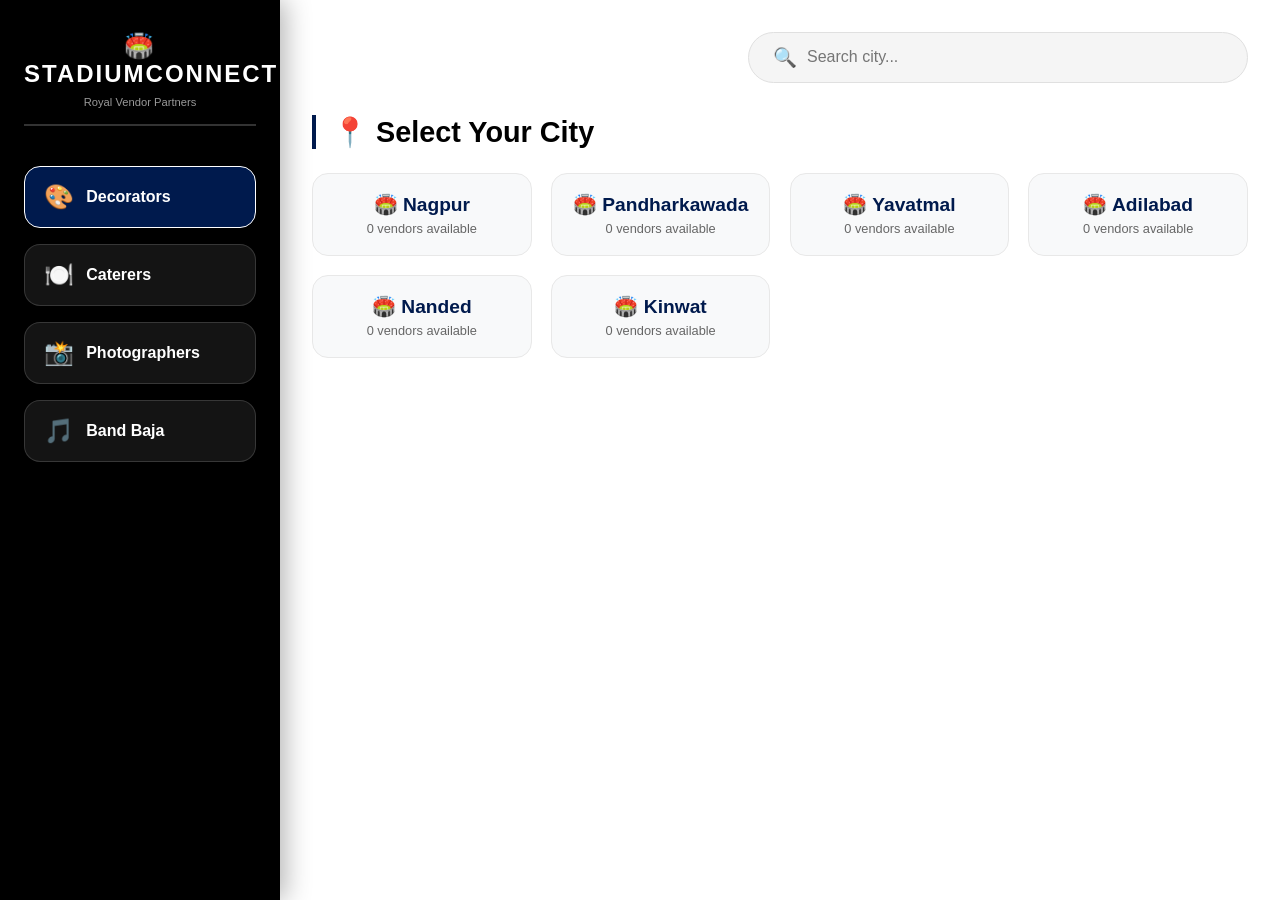
<file: directory.html>
<!DOCTYPE html>
<html lang="en">
<head>
    <meta charset="UTF-8">
    <meta name="viewport" content="width=device-width, initial-scale=1.0, user-scalable=yes">
    <title>StadiumConnect | Vendor Directory</title>
    
    <!-- PWA MANIFEST -->
    <link rel="manifest" href="manifest.json">
    <meta name="theme-color" content="#001a4d">
    <meta name="apple-mobile-web-app-capable" content="yes">
    <meta name="apple-mobile-web-app-status-bar-style" content="black-translucent">
    <meta name="apple-mobile-web-app-title" content="StadiumConnect">
    
    <!-- BACK4APP SDK -->
    <script src="https://cdn.parseplatform.org/parse-js-sdk/latest/parse.min.js"></script>
    <script src="back4app-config.js"></script>
    
    <style>
        * {
            margin: 0;
            padding: 0;
            box-sizing: border-box;
        }

        body {
            background: #FFFFFF;
            font-family: 'Poppins', 'Segoe UI', 'Inter', sans-serif;
            min-height: 100vh;
        }

        .vendor-container {
            display: flex;
            min-height: 100vh;
            flex-wrap: wrap;
        }

        /* LEFT SIDE - SOLID BLACK */
        .vendor-sidebar {
            width: 280px;
            background: #000000;
            padding: 2rem 1.5rem;
            position: fixed;
            height: 100vh;
            overflow-y: auto;
            box-shadow: 5px 0 25px rgba(0, 0, 0, 0.3);
            z-index: 10;
        }

        .sidebar-logo {
            text-align: center;
            margin-bottom: 2.5rem;
            padding-bottom: 1rem;
            border-bottom: 2px solid rgba(255, 255, 255, 0.2);
        }

        .sidebar-logo h2 {
            color: #FFFFFF;
            font-size: 1.5rem;
            letter-spacing: 2px;
        }

        .sidebar-logo p {
            color: rgba(255, 255, 255, 0.6);
            font-size: 0.7rem;
            margin-top: 0.5rem;
        }

        .category-btn {
            width: 100%;
            background: rgba(255, 255, 255, 0.08);
            border: 1px solid rgba(255, 255, 255, 0.15);
            color: #FFFFFF;
            padding: 1rem 1.2rem;
            margin-bottom: 1rem;
            border-radius: 1rem;
            font-size: 1rem;
            font-weight: 600;
            cursor: pointer;
            transition: all 0.3s ease;
            display: flex;
            align-items: center;
            gap: 12px;
            text-align: left;
        }

        .category-btn:hover {
            background: rgba(255, 255, 255, 0.15);
            transform: translateX(5px);
        }

        .category-btn.active {
            background: #001a4d;
            border-color: #FFFFFF;
        }

        .category-icon {
            font-size: 1.5rem;
        }

        /* RIGHT SIDE */
        .vendor-main {
            flex: 1;
            margin-left: 280px;
            padding: 2rem;
            background: #FFFFFF;
            min-height: 100vh;
        }

        /* Search Bar */
        .search-section {
            max-width: 500px;
            margin-left: auto;
            margin-bottom: 2rem;
        }

        .search-box {
            display: flex;
            align-items: center;
            background: #f5f5f5;
            border-radius: 3rem;
            padding: 0.8rem 1.5rem;
            border: 1px solid #e0e0e0;
        }

        .search-box input {
            flex: 1;
            border: none;
            background: transparent;
            font-size: 1rem;
            outline: none;
        }

        .search-icon {
            font-size: 1.2rem;
            color: #888;
            margin-right: 10px;
        }

        /* City Grid */
        .cities-title {
            font-size: 1.8rem;
            font-weight: 700;
            color: #000000;
            margin-bottom: 1.5rem;
            border-left: 4px solid #001a4d;
            padding-left: 1rem;
        }

        .cities-grid {
            display: grid;
            grid-template-columns: repeat(auto-fill, minmax(200px, 1fr));
            gap: 1.2rem;
            margin-bottom: 2rem;
        }

        .city-card {
            background: #f8f9fa;
            border: 1px solid #e8e8e8;
            border-radius: 1rem;
            padding: 1.2rem;
            text-align: center;
            cursor: pointer;
            transition: all 0.3s ease;
        }

        .city-card:hover {
            transform: translateY(-5px);
            border-color: #001a4d;
            box-shadow: 0 10px 25px rgba(0, 0, 0, 0.05);
        }

        .city-name {
            font-size: 1.2rem;
            font-weight: 600;
            color: #001a4d;
        }

        .city-count {
            font-size: 0.8rem;
            color: #666;
            margin-top: 0.3rem;
        }

        /* Vendors Section */
        .vendors-title {
            font-size: 1.5rem;
            font-weight: 600;
            color: #000000;
            margin: 1rem 0 1.5rem 0;
            display: flex;
            align-items: center;
            gap: 15px;
            flex-wrap: wrap;
        }

        .back-btn {
            background: #f0f0f0;
            border: none;
            padding: 0.5rem 1.2rem;
            border-radius: 2rem;
            font-size: 0.9rem;
            cursor: pointer;
            font-weight: 500;
            color: #001a4d;
        }

        .back-btn:hover {
            background: #001a4d;
            color: white;
        }

        .vendors-grid {
            display: grid;
            grid-template-columns: repeat(auto-fill, minmax(320px, 1fr));
            gap: 1.5rem;
        }

        .vendor-card {
            background: #ffffff;
            border: 1px solid #e8e8e8;
            border-radius: 1rem;
            padding: 1.2rem;
            transition: all 0.3s ease;
            cursor: pointer;
        }

        .vendor-card:hover {
            border-color: #001a4d;
            box-shadow: 0 8px 20px rgba(0, 0, 0, 0.08);
            transform: translateY(-3px);
        }

        .vendor-card.active {
            background: #001a4d;
            border-color: #001a4d;
        }

        .vendor-card.active .vendor-name {
            color: #FFFFFF;
        }

        .vendor-card.active .vendor-rating {
            color: #ffd966;
        }

        .vendor-card.active .vendor-location {
            color: rgba(255, 255, 255, 0.8);
        }

        .vendor-card.active .view-profile {
            background: rgba(255, 255, 255, 0.2);
            color: #FFFFFF;
        }

        .vendor-name {
            font-size: 1.2rem;
            font-weight: 700;
            color: #001a4d;
        }

        .vendor-rating {
            color: #ffb347;
            font-size: 0.85rem;
            margin: 0.5rem 0;
        }

        .vendor-location {
            color: #666;
            font-size: 0.8rem;
            margin: 0.3rem 0;
        }

        .view-profile {
            margin-top: 1rem;
            padding: 0.5rem;
            background: #f5f5f5;
            text-align: center;
            border-radius: 0.5rem;
            color: #001a4d;
            font-size: 0.85rem;
            font-weight: 500;
        }

        .book-btn {
            flex: 1;
            background: #28a745;
            color: white;
            border: none;
            padding: 0.6rem;
            border-radius: 0.5rem;
            cursor: pointer;
            font-size: 0.85rem;
            font-weight: 600;
            text-align: center;
            transition: all 0.3s;
        }

        .book-btn:hover {
            background: #218838;
            transform: scale(1.02);
        }

        .wishlist-btn {
            flex: 1;
            background: #ffc107;
            color: #000;
            border: none;
            padding: 0.6rem;
            border-radius: 0.5rem;
            cursor: pointer;
            font-size: 0.85rem;
            font-weight: 600;
            text-align: center;
            transition: all 0.3s;
        }

        .wishlist-btn:hover {
            background: #e0a800;
            transform: scale(1.02);
        }

        .button-group {
            display: flex;
            gap: 0.5rem;
            margin-top: 0.8rem;
        }

        .no-results {
            text-align: center;
            padding: 3rem;
            color: #999;
        }

        /* Modal Styles */
        .modal {
            display: none;
            position: fixed;
            top: 0;
            left: 0;
            width: 100%;
            height: 100%;
            background: rgba(0, 0, 0, 0.8);
            backdrop-filter: blur(5px);
            z-index: 1000;
            justify-content: center;
            align-items: center;
        }

        .modal-content {
            background: white;
            border-radius: 1.5rem;
            max-width: 500px;
            width: 90%;
            padding: 2rem;
            animation: modalIn 0.3s ease;
        }

        @keyframes modalIn {
            from { opacity: 0; transform: scale(0.9); }
            to { opacity: 1; transform: scale(1); }
        }

        .modal-header {
            display: flex;
            justify-content: space-between;
            align-items: center;
            margin-bottom: 1.5rem;
            padding-bottom: 0.5rem;
            border-bottom: 2px solid #001a4d;
        }

        .modal-header h3 {
            color: #001a4d;
        }

        .close-modal {
            background: none;
            border: none;
            font-size: 1.5rem;
            cursor: pointer;
            color: #666;
        }

        .form-group {
            margin-bottom: 1rem;
        }

        .form-group label {
            display: block;
            margin-bottom: 0.5rem;
            font-weight: 500;
            color: #333;
        }

        .form-group input,
        .form-group select,
        .form-group textarea {
            width: 100%;
            padding: 0.8rem;
            border: 1px solid #ddd;
            border-radius: 0.5rem;
            font-size: 0.9rem;
        }

        .submit-booking {
            width: 100%;
            background: #28a745;
            color: white;
            border: none;
            padding: 0.8rem;
            border-radius: 0.5rem;
            font-size: 1rem;
            font-weight: 600;
            cursor: pointer;
            margin-top: 1rem;
        }

        @media (max-width: 768px) {
            .vendor-sidebar {
                width: 100%;
                position: relative;
                height: auto;
            }
            .vendor-main {
                margin-left: 0;
                padding: 1rem;
            }
            .category-btn {
                display: inline-flex;
                width: auto;
                margin: 0.5rem;
            }
        }
    </style>
</head>
<body>

<div class="vendor-container">
    <!-- LEFT SIDE - SOLID BLACK -->
    <div class="vendor-sidebar" id="sidebarCategories">
        <div class="sidebar-logo">
            <h2>🏟️ STADIUMCONNECT</h2>
            <p>Royal Vendor Partners</p>
        </div>
    </div>

    <!-- RIGHT SIDE -->
    <div class="vendor-main">
        <div class="search-section">
            <div class="search-box">
                <span class="search-icon">🔍</span>
                <input type="text" id="searchInput" placeholder="Search city...">
            </div>
        </div>

        <div id="citiesSection">
            <div class="cities-title">📍 Select Your City</div>
            <div class="cities-grid" id="citiesGrid"></div>
        </div>

        <div id="vendorsSection" style="display: none;">
            <div class="vendors-title">
                <button class="back-btn" onclick="goBackToCities()">← Back to Cities</button>
                <span id="vendorsTitle"></span>
            </div>
            <div class="vendors-grid" id="vendorsGrid"></div>
        </div>
    </div>
</div>

<!-- Booking Modal -->
<div id="bookingModal" class="modal">
    <div class="modal-content">
        <div class="modal-header">
            <h3>📅 Book This Vendor</h3>
            <button class="close-modal" onclick="closeBookingModal()">&times;</button>
        </div>
        <form id="bookingForm">
            <input type="hidden" id="bookingVendorId">
            <input type="hidden" id="bookingVendorName">
            <div class="form-group">
                <label>Event Date *</label>
                <input type="date" id="eventDate" required>
            </div>
            <div class="form-group">
                <label>Event Type *</label>
                <select id="eventType" required>
                    <option value="">Select event type</option>
                    <option value="Wedding">Wedding</option>
                    <option value="Corporate Event">Corporate Event</option>
                    <option value="Birthday Party">Birthday Party</option>
                    <option value="Concert">Concert</option>
                    <option value="Sports Event">Sports Event</option>
                    <option value="Other">Other</option>
                </select>
            </div>
            <div class="form-group">
                <label>Expected Guests</label>
                <input type="number" id="guestCount" placeholder="Number of guests">
            </div>
            <div class="form-group">
                <label>Special Requests (Optional)</label>
                <textarea id="specialRequests" rows="3" placeholder="Any special requirements..."></textarea>
            </div>
            <button type="submit" class="submit-booking">Confirm Booking →</button>
        </form>
    </div>
</div>

<script>
    // ========= DATA LOADING =========
    let categories = [];
    let categoryDisplayNames = {};
    let cities = [];
    let cityDisplayNames = {};
    let vendorsData = {};
    let currentCategory = "";
    let selectedCity = null;
    let activeVendorCard = null;

    function loadData() {
        const savedCategories = localStorage.getItem('categories');
        const savedCategoryNames = localStorage.getItem('categoryDisplayNames');
        const savedCities = localStorage.getItem('cities');
        const savedCityNames = localStorage.getItem('cityDisplayNames');
        const savedVendors = localStorage.getItem('vendorsDataBackup');
        
        categories = savedCategories ? JSON.parse(savedCategories) : ["decorator", "caterer", "photographer", "bandbaja"];
        categoryDisplayNames = savedCategoryNames ? JSON.parse(savedCategoryNames) : {
            decorator: "Decorators", caterer: "Caterers", photographer: "Photographers", bandbaja: "Band Baja"
        };
        cities = savedCities ? JSON.parse(savedCities) : ["nagpur", "pandharkawada", "yavatmal", "adilabad", "nanded", "kinwat"];
        cityDisplayNames = savedCityNames ? JSON.parse(savedCityNames) : {
            nagpur: "Nagpur", pandharkawada: "Pandharkawada", yavatmal: "Yavatmal",
            adilabad: "Adilabad", nanded: "Nanded", kinwat: "Kinwat"
        };
        vendorsData = savedVendors ? JSON.parse(savedVendors) : {};
        
        categories.forEach(cat => {
            if (!vendorsData[cat]) vendorsData[cat] = {};
            cities.forEach(city => {
                if (!vendorsData[cat][city]) vendorsData[cat][city] = [];
            });
        });
    }

    // ========= USER FUNCTIONS =========
    function getCurrentUser() {
        const user = localStorage.getItem('currentUser');
        return user ? JSON.parse(user) : null;
    }

    // ========= ADD TO WISHLIST FUNCTION =========
    function addToWishlistFromCard(id, name, categoryName, rating, experience, location, priceRange) {
        const user = getCurrentUser();
        if (!user) {
            alert('Please login to save vendors to wishlist');
            window.location.href = 'login.html';
            return;
        }
        
        const vendor = { id, name, categoryName, rating, experience, location, priceRange };
        let wishlist = JSON.parse(localStorage.getItem(`wishlist_${user.id}`) || '[]');
        
        if (wishlist.find(v => v.id === id)) {
            alert('❤️ Vendor already in your wishlist!');
            return;
        }
        
        wishlist.push(vendor);
        localStorage.setItem(`wishlist_${user.id}`, JSON.stringify(wishlist));
        alert(`✅ ${name} added to wishlist!`);
    }

    // ========= RENDER FUNCTIONS =========
    function renderCategories() {
        const sidebar = document.getElementById('sidebarCategories');
        const logoHtml = `
            <div class="sidebar-logo">
                <h2>🏟️ STADIUMCONNECT</h2>
                <p>Royal Vendor Partners</p>
            </div>
        `;
        
        const categoryButtons = categories.map(cat => `
            <button class="category-btn ${currentCategory === cat ? 'active' : ''}" data-category="${cat}" onclick="changeCategory('${cat}')">
                <span class="category-icon">${getCategoryIcon(cat)}</span>
                <span>${categoryDisplayNames[cat] || cat}</span>
            </button>
        `).join('');
        
        sidebar.innerHTML = logoHtml + categoryButtons;
    }

    function getCategoryIcon(category) {
        const icons = { decorator: "🎨", caterer: "🍽️", photographer: "📸", bandbaja: "🎵" };
        return icons[category] || "🏷️";
    }

    function renderCities() {
        const searchTerm = document.getElementById('searchInput').value.toLowerCase();
        const filteredCities = cities.filter(city => cityDisplayNames[city].toLowerCase().includes(searchTerm));
        
        const grid = document.getElementById('citiesGrid');
        if (filteredCities.length === 0) {
            grid.innerHTML = '<div class="no-results">No cities found</div>';
            return;
        }
        
        grid.innerHTML = filteredCities.map(city => `
            <div class="city-card" onclick="selectCity('${city}')">
                <div class="city-name">🏟️ ${cityDisplayNames[city]}</div>
                <div class="city-count">${vendorsData[currentCategory]?.[city]?.length || 0} vendors available</div>
            </div>
        `).join('');
    }

    function selectCity(city) {
        selectedCity = city;
        const vendors = vendorsData[currentCategory]?.[city] || [];
        
        document.getElementById('citiesSection').style.display = 'none';
        document.getElementById('vendorsSection').style.display = 'block';
        
        document.getElementById('vendorsTitle').innerHTML = `${categoryDisplayNames[currentCategory]} in ${cityDisplayNames[city]}`;
        
        const vendorsGrid = document.getElementById('vendorsGrid');
        if (vendors.length === 0) {
            vendorsGrid.innerHTML = '<div class="no-results">No vendors available in this city yet. Coming soon!</div>';
            return;
        }
        
        vendorsGrid.innerHTML = vendors.map((vendor, index) => `
            <div class="vendor-card" onclick="openVendorProfile('${currentCategory}', '${city}', ${index}, this)">
                <div class="vendor-name">${vendor.name}</div>
                <div class="vendor-rating">⭐ ${vendor.rating} ★ ${vendor.experience}</div>
                <div class="vendor-location">📍 ${vendor.location}</div>
                <div class="vendor-location">💰 ${vendor.priceRange}</div>
                <div class="view-profile">🔍 View Full Profile →</div>
                <div class="button-group">
                    <div class="book-btn" onclick="event.stopPropagation(); openBookingModal('${vendor.id}', '${vendor.name}')">📅 Book Now</div>
                    <div class="wishlist-btn" onclick="event.stopPropagation(); addToWishlistFromCard('${vendor.id}', '${vendor.name}', '${categoryDisplayNames[currentCategory]}', '${vendor.rating}', '${vendor.experience}', '${vendor.location}', '${vendor.priceRange}')">❤️ Save</div>
                </div>
            </div>
        `).join('');
    }

    function openVendorProfile(category, city, index, element) {
        if (activeVendorCard) {
            activeVendorCard.classList.remove('active');
        }
        element.classList.add('active');
        activeVendorCard = element;
        
        const vendor = vendorsData[category][city][index];
        
        localStorage.setItem('selectedVendor', JSON.stringify({
            id: vendor.id,
            name: vendor.name,
            experience: vendor.experience,
            location: vendor.location,
            priceRange: vendor.priceRange,
            phone: vendor.phone,
            rating: vendor.rating,
            description: vendor.description,
            category: category,
            city: city,
            categoryName: categoryDisplayNames[category] || category
        }));
        
        window.location.href = 'vendor-profile.html';
    }

    // ========= BOOKING FUNCTIONS =========
    function openBookingModal(vendorId, vendorName) {
        const user = getCurrentUser();
        if (!user) {
            alert('Please login to book a vendor');
            window.location.href = 'login.html';
            return;
        }
        
        document.getElementById('bookingVendorId').value = vendorId;
        document.getElementById('bookingVendorName').value = vendorName;
        document.getElementById('bookingModal').style.display = 'flex';
    }

    function closeBookingModal() {
        document.getElementById('bookingModal').style.display = 'none';
        document.getElementById('bookingForm').reset();
    }

    function saveBooking(bookingData) {
        let bookings = JSON.parse(localStorage.getItem('userBookings') || '[]');
        bookings.push(bookingData);
        localStorage.setItem('userBookings', JSON.stringify(bookings));
    }

    function goBackToCities() {
        document.getElementById('citiesSection').style.display = 'block';
        document.getElementById('vendorsSection').style.display = 'none';
        renderCities();
        activeVendorCard = null;
    }

    function changeCategory(category) {
        currentCategory = category;
        selectedCity = null;
        
        document.querySelectorAll('.category-btn').forEach(btn => {
            if (btn.dataset.category === category) {
                btn.classList.add('active');
            } else {
                btn.classList.remove('active');
            }
        });
        
        document.getElementById('citiesSection').style.display = 'block';
        document.getElementById('vendorsSection').style.display = 'none';
        renderCities();
    }

    // ========= EVENT LISTENERS =========
    document.getElementById('searchInput').addEventListener('input', function() {
        if (document.getElementById('citiesSection').style.display !== 'none') {
            renderCities();
        }
    });
    
    document.getElementById('bookingForm').addEventListener('submit', function(e) {
        e.preventDefault();
        
        const user = getCurrentUser();
        if (!user) {
            alert('Please login first');
            window.location.href = 'login.html';
            return;
        }
        
        const booking = {
            id: Date.now(),
            userId: user.id,
            userName: user.name,
            userPhone: user.phone,
            vendorId: document.getElementById('bookingVendorId').value,
            vendorName: document.getElementById('bookingVendorName').value,
            eventDate: document.getElementById('eventDate').value,
            eventType: document.getElementById('eventType').value,
            guestCount: document.getElementById('guestCount').value,
            specialRequests: document.getElementById('specialRequests').value,
            status: 'pending',
            bookedAt: new Date().toISOString()
        };
        
        saveBooking(booking);
        alert('✅ Booking request sent! Vendor will contact you soon.');
        closeBookingModal();
    });
    
    window.onclick = function(event) {
        const modal = document.getElementById('bookingModal');
        if (event.target === modal) {
            closeBookingModal();
        }
    }

    // ========= CLOUD SYNC FUNCTIONS =========
    async function syncFromCloud() {
        if (typeof loadVendorsFromCloud !== 'undefined') {
            try {
                const cloudVendors = await loadVendorsFromCloud();
                if (Object.keys(cloudVendors).length > 0) {
                    vendorsData = cloudVendors;
                    localStorage.setItem('vendorsDataBackup', JSON.stringify(vendorsData));
                    renderCategories();
                    renderCities();
                    console.log('✅ Synced from cloud successfully');
                }
            } catch (error) {
                console.log('Cloud sync failed, using local data');
            }
        }
    }

    // ========= INITIALIZE =========
    loadData();
    currentCategory = categories[0] || "decorator";
    renderCategories();
    renderCities();
    syncFromCloud(); // ✅ Cloud sync call
</script>

<script>
if ('serviceWorker' in navigator) {
    navigator.serviceWorker.register('/service-worker.js')
        .then(reg => console.log('Service Worker registered'))
        .catch(err => console.log('Service Worker failed', err));
}
</script>

</body>
</html>
</file>
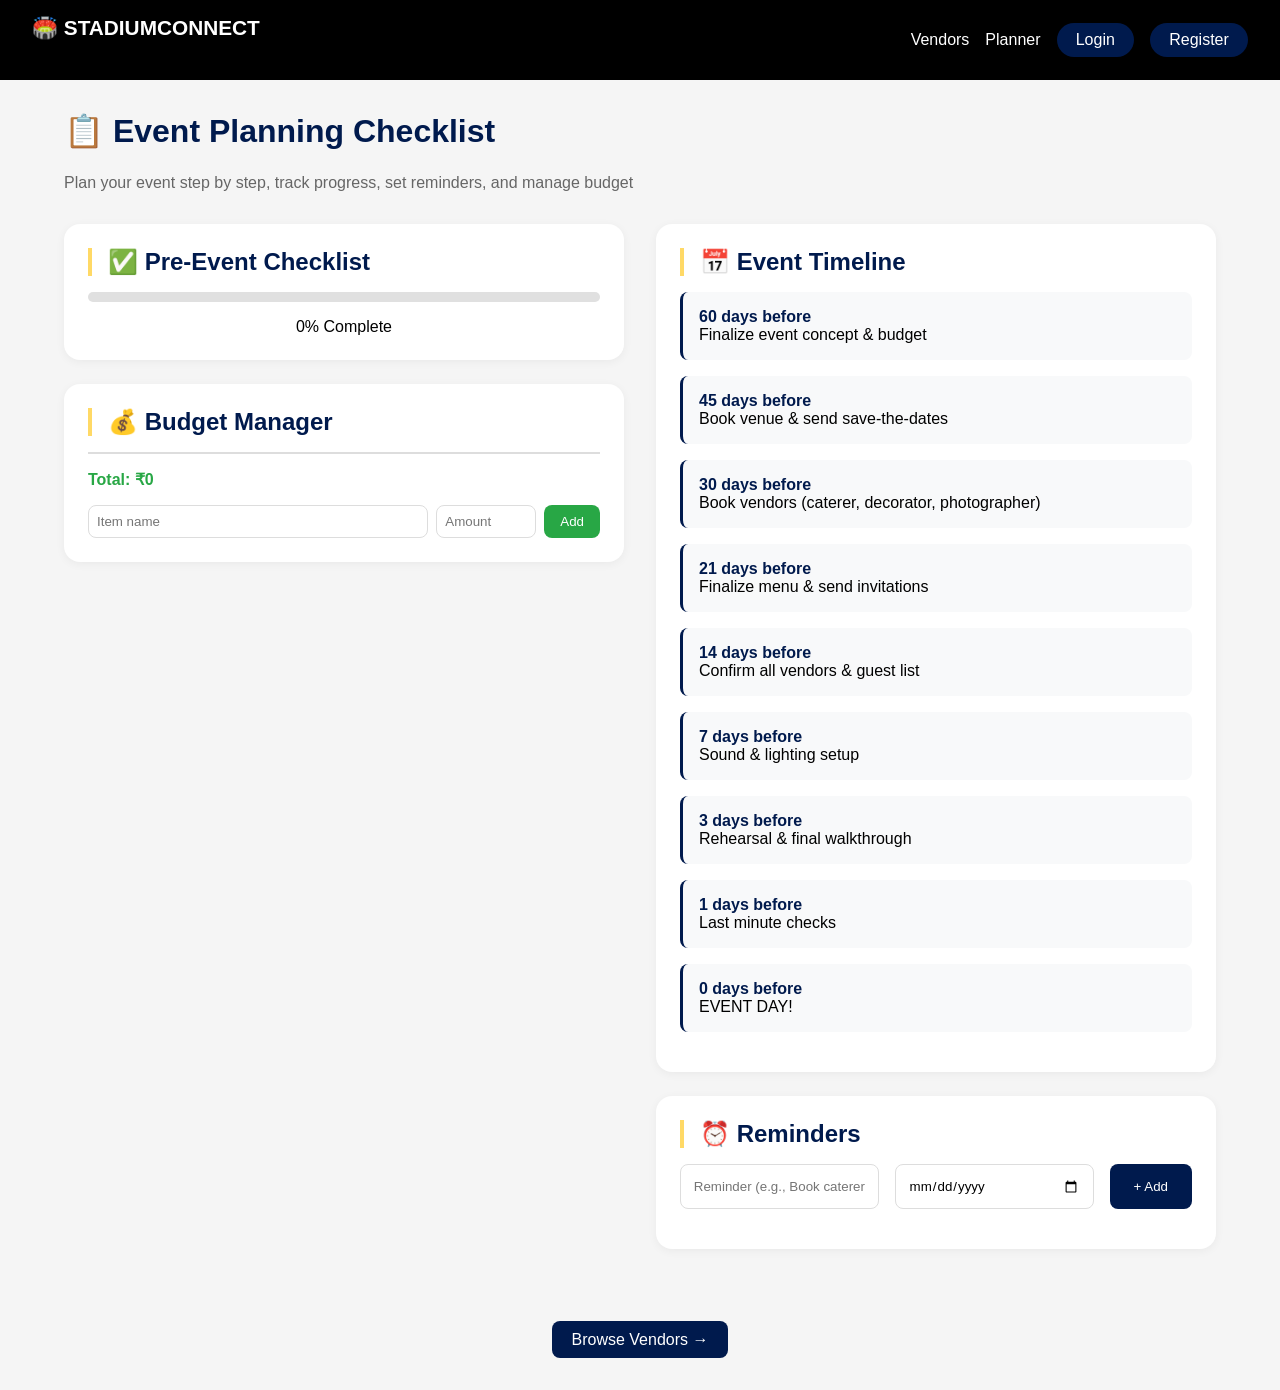
<file: event-planner.html>
<!DOCTYPE html>
<html lang="en">
<head>

<!-- Back4App Parse SDK -->
<script src="https://cdn.parseplatform.org/parse-js-sdk/latest/parse.min.js"></script>
<script src="back4app-config.js"></script>
    
    <meta charset="UTF-8">
    <meta name="viewport" content="width=device-width, initial-scale=1.0">
    <title>Event Planner | StadiumConnect</title>
    
    <!-- PWA MANIFEST -->
    <link rel="manifest" href="manifest.json">
    <meta name="theme-color" content="#001a4d">
    <meta name="apple-mobile-web-app-capable" content="yes">
    <meta name="apple-mobile-web-app-status-bar-style" content="black-translucent">
    <meta name="apple-mobile-web-app-title" content="StadiumConnect">
    
    <style>
        * { margin: 0; padding: 0; box-sizing: border-box; font-family: 'Poppins', sans-serif; }
        body { background: #f5f5f5; }
        .header { background: #000; padding: 1rem 2rem; display: flex; justify-content: space-between; align-items: center; flex-wrap: wrap; gap: 1rem; }
        .header h1 { color: white; font-size: 1.3rem; }
        .nav-links { display: flex; gap: 1rem; align-items: center; flex-wrap: wrap; }
        .nav-links a { color: white; text-decoration: none; }
        .user-info { display: flex; align-items: center; gap: 1rem; background: rgba(255,255,255,0.1); padding: 0.5rem 1rem; border-radius: 2rem; }
        .logout-btn { background: #dc3545; color: white; border: none; padding: 0.3rem 0.8rem; border-radius: 1rem; cursor: pointer; }
        .auth-buttons { display: flex; gap: 1rem; }
        .auth-buttons a { padding: 0.5rem 1.2rem; border-radius: 2rem; background: #001a4d; color: white; text-decoration: none; }
        .container { max-width: 1200px; margin: 2rem auto; padding: 0 1.5rem; }
        h1 { color: #001a4d; margin-bottom: 1.5rem; }
        .planner-grid { display: grid; grid-template-columns: 1fr 1fr; gap: 2rem; }
        @media (max-width: 768px) { .planner-grid { grid-template-columns: 1fr; } }
        .checklist-card, .timeline-card, .budget-card, .reminder-card { background: white; border-radius: 1rem; padding: 1.5rem; margin-bottom: 1.5rem; box-shadow: 0 2px 10px rgba(0,0,0,0.05); }
        .checklist-card h2, .timeline-card h2, .budget-card h2, .reminder-card h2 { color: #001a4d; margin-bottom: 1rem; border-left: 4px solid #ffd966; padding-left: 1rem; }
        .checklist-item { display: flex; align-items: center; gap: 1rem; padding: 0.8rem; border-bottom: 1px solid #eee; cursor: pointer; }
        .checklist-item input { width: 20px; height: 20px; cursor: pointer; }
        .checklist-item.completed span { text-decoration: line-through; color: #888; }
        .progress-bar { background: #e0e0e0; border-radius: 1rem; height: 10px; margin: 1rem 0; }
        .progress-fill { background: #28a745; border-radius: 1rem; height: 100%; width: 0%; transition: width 0.3s; }
        .timeline-item { padding: 1rem; border-left: 3px solid #001a4d; margin-bottom: 1rem; background: #f8f9fa; border-radius: 0.5rem; }
        .timeline-days { font-weight: 600; color: #001a4d; }
        .budget-item { display: flex; justify-content: space-between; padding: 0.8rem; border-bottom: 1px solid #eee; }
        .budget-total { font-weight: 700; color: #28a745; margin-top: 1rem; padding-top: 1rem; border-top: 2px solid #ddd; }
        .reminder-form { display: flex; gap: 1rem; margin-bottom: 1rem; flex-wrap: wrap; }
        .reminder-form input { flex: 1; padding: 0.8rem; border: 1px solid #ddd; border-radius: 0.5rem; }
        .reminder-form button { background: #001a4d; color: white; border: none; padding: 0.8rem 1.5rem; border-radius: 0.5rem; cursor: pointer; }
        .reminder-item { display: flex; justify-content: space-between; align-items: center; padding: 0.8rem; border-bottom: 1px solid #eee; }
        .reminder-text { flex: 1; }
        .reminder-date { color: #666; font-size: 0.8rem; margin-left: 1rem; }
        .delete-reminder { background: #dc3545; color: white; border: none; padding: 0.3rem 0.8rem; border-radius: 0.3rem; cursor: pointer; }
        .btn-primary { background: #001a4d; color: white; padding: 0.6rem 1.2rem; border-radius: 0.5rem; text-decoration: none; display: inline-block; margin-top: 1rem; }
        .empty { text-align: center; padding: 2rem; color: #999; }
    </style>
</head>
<body>

<div class="header">
    <h1>🏟️ STADIUMCONNECT</h1>
    <div class="nav-links" id="navLinks"></div>
</div>

<div class="container">
    <h1>📋 Event Planning Checklist</h1>
    <p style="color: #666; margin-bottom: 2rem;">Plan your event step by step, track progress, set reminders, and manage budget</p>
    
    <div class="planner-grid">
        <!-- Left Column -->
        <div>
            <!-- Checklist -->
            <div class="checklist-card">
                <h2>✅ Pre-Event Checklist</h2>
                <div id="checklist"></div>
                <div class="progress-bar"><div id="progressFill" class="progress-fill"></div></div>
                <div id="progressPercent" style="text-align: center; margin-top: 0.5rem;">0% Complete</div>
            </div>
            
            <!-- Budget Manager -->
            <div class="budget-card">
                <h2>💰 Budget Manager</h2>
                <div id="budgetList"></div>
                <div class="budget-total" id="budgetTotal">Total: ₹0</div>
                <div style="display: flex; gap: 0.5rem; margin-top: 1rem;">
                    <input type="text" id="budgetItem" placeholder="Item name" style="flex:1; padding:0.5rem; border:1px solid #ddd; border-radius:0.5rem;">
                    <input type="number" id="budgetAmount" placeholder="Amount" style="width:100px; padding:0.5rem; border:1px solid #ddd; border-radius:0.5rem;">
                    <button onclick="addBudgetItem()" style="background:#28a745; color:white; border:none; padding:0.5rem 1rem; border-radius:0.5rem;">Add</button>
                </div>
            </div>
        </div>
        
        <!-- Right Column -->
        <div>
            <!-- Timeline -->
            <div class="timeline-card">
                <h2>📅 Event Timeline</h2>
                <div id="timeline"></div>
            </div>
            
            <!-- Reminders -->
            <div class="reminder-card">
                <h2>⏰ Reminders</h2>
                <div class="reminder-form">
                    <input type="text" id="reminderText" placeholder="Reminder (e.g., Book caterer)">
                    <input type="date" id="reminderDate">
                    <button onclick="addReminder()">+ Add</button>
                </div>
                <div id="reminderList"></div>
            </div>
        </div>
    </div>
    
    <div style="text-align: center; margin-top: 2rem;">
        <a href="directory.html" class="btn-primary">Browse Vendors →</a>
    </div>
</div>

<script>
    // Checklist Items
    const checklistItems = [
        "Select Event Date", "Book Stadium/Venue", "Book Caterer", "Book Decorator", 
        "Book Photographer", "Book Band/Entertainment", "Send Invitations", 
        "Finalize Menu", "Sound & Lighting Check", "Rehearsal", "Guest Confirmation", "Arrangements Final Check"
    ];
    
    function getCurrentUser() {
        const user = localStorage.getItem('currentUser');
        return user ? JSON.parse(user) : null;
    }
    
    function updateNav() {
        const user = getCurrentUser();
        const nav = document.getElementById('navLinks');
        if (user) {
            nav.innerHTML = `<a href="directory.html">Vendors</a><a href="dashboard.html">Dashboard</a><a href="event-planner.html">Planner</a><div class="user-info"><span>👤 ${user.name}</span><button class="logout-btn" onclick="logout()">Logout</button></div>`;
        } else {
            nav.innerHTML = `<a href="directory.html">Vendors</a><a href="event-planner.html">Planner</a><div class="auth-buttons"><a href="login.html">Login</a><a href="register.html">Register</a></div>`;
        }
    }
    
    function logout() { localStorage.removeItem('currentUser'); window.location.href = 'index.html'; }
    
    // Checklist Functions
    function loadChecklist() {
        const user = getCurrentUser();
        if (!user) return;
        const saved = JSON.parse(localStorage.getItem(`checklist_${user.id}`) || '[]');
        const container = document.getElementById('checklist');
        container.innerHTML = checklistItems.map((item, i) => `
            <div class="checklist-item ${saved.includes(i) ? 'completed' : ''}" onclick="toggleChecklist(${i})">
                <input type="checkbox" ${saved.includes(i) ? 'checked' : ''} onclick="event.stopPropagation()">
                <span>${item}</span>
            </div>
        `).join('');
        updateProgress();
    }
    
    function toggleChecklist(index) {
        const user = getCurrentUser();
        if (!user) { alert('Please login to save checklist'); window.location.href = 'login.html'; return; }
        let saved = JSON.parse(localStorage.getItem(`checklist_${user.id}`) || '[]');
        if (saved.includes(index)) {
            saved = saved.filter(i => i !== index);
        } else {
            saved.push(index);
        }
        localStorage.setItem(`checklist_${user.id}`, JSON.stringify(saved));
        loadChecklist();
    }
    
    function updateProgress() {
        const user = getCurrentUser();
        if (!user) return;
        const saved = JSON.parse(localStorage.getItem(`checklist_${user.id}`) || '[]');
        const percent = (saved.length / checklistItems.length) * 100;
        document.getElementById('progressFill').style.width = percent + '%';
        document.getElementById('progressPercent').innerText = Math.round(percent) + '% Complete';
    }
    
    // Timeline
    function loadTimeline() {
        const days = [60, 45, 30, 21, 14, 7, 3, 1, 0];
        const tasks = [
            "Finalize event concept & budget", "Book venue & send save-the-dates", 
            "Book vendors (caterer, decorator, photographer)", "Finalize menu & send invitations",
            "Confirm all vendors & guest list", "Sound & lighting setup", "Rehearsal & final walkthrough",
            "Last minute checks", "EVENT DAY!"
        ];
        const timeline = document.getElementById('timeline');
        timeline.innerHTML = tasks.map((task, i) => `
            <div class="timeline-item">
                <div class="timeline-days">${days[i]} days before</div>
                <div>${task}</div>
            </div>
        `).join('');
    }
    
    // Budget Functions
    function loadBudget() {
        const user = getCurrentUser();
        if (!user) return;
        const budget = JSON.parse(localStorage.getItem(`budget_${user.id}`) || '[]');
        const container = document.getElementById('budgetList');
        if (budget.length === 0) {
            container.innerHTML = '<div class="empty">No budget items added</div>';
            document.getElementById('budgetTotal').innerHTML = 'Total: ₹0';
            return;
        }
        let total = 0;
        container.innerHTML = budget.map((item, i) => {
            total += item.amount;
            return `
                <div class="budget-item">
                    <span>${item.name}</span>
                    <span>₹${item.amount.toLocaleString()}</span>
                    <button onclick="deleteBudgetItem(${i})" style="background:#dc3545; color:white; border:none; padding:0.2rem 0.5rem; border-radius:0.3rem; cursor:pointer;">×</button>
                </div>
            `;
        }).join('');
        document.getElementById('budgetTotal').innerHTML = `Total: ₹${total.toLocaleString()}`;
    }
    
    function addBudgetItem() {
        const user = getCurrentUser();
        if (!user) { alert('Please login'); window.location.href = 'login.html'; return; }
        const name = document.getElementById('budgetItem').value.trim();
        const amount = parseInt(document.getElementById('budgetAmount').value);
        if (!name || !amount) { alert('Enter item name and amount'); return; }
        const budget = JSON.parse(localStorage.getItem(`budget_${user.id}`) || '[]');
        budget.push({ name, amount });
        localStorage.setItem(`budget_${user.id}`, JSON.stringify(budget));
        document.getElementById('budgetItem').value = '';
        document.getElementById('budgetAmount').value = '';
        loadBudget();
    }
    
    function deleteBudgetItem(index) {
        const user = getCurrentUser();
        if (!user) return;
        const budget = JSON.parse(localStorage.getItem(`budget_${user.id}`) || '[]');
        budget.splice(index, 1);
        localStorage.setItem(`budget_${user.id}`, JSON.stringify(budget));
        loadBudget();
    }
    
    // Reminder Functions
    function loadReminders() {
        const user = getCurrentUser();
        if (!user) return;
        const reminders = JSON.parse(localStorage.getItem(`reminders_${user.id}`) || '[]');
        const container = document.getElementById('reminderList');
        if (reminders.length === 0) {
            container.innerHTML = '<div class="empty">No reminders set</div>';
            return;
        }
        reminders.sort((a, b) => new Date(a.date) - new Date(b.date));
        container.innerHTML = reminders.map((r, i) => `
            <div class="reminder-item">
                <div class="reminder-text">${r.text}</div>
                <div class="reminder-date">📅 ${new Date(r.date).toLocaleDateString()}</div>
                <button class="delete-reminder" onclick="deleteReminder(${i})">Delete</button>
            </div>
        `).join('');
    }
    
    function addReminder() {
        const user = getCurrentUser();
        if (!user) { alert('Please login'); window.location.href = 'login.html'; return; }
        const text = document.getElementById('reminderText').value.trim();
        const date = document.getElementById('reminderDate').value;
        if (!text || !date) { alert('Enter reminder and date'); return; }
        const reminders = JSON.parse(localStorage.getItem(`reminders_${user.id}`) || '[]');
        reminders.push({ text, date });
        localStorage.setItem(`reminders_${user.id}`, JSON.stringify(reminders));
        document.getElementById('reminderText').value = '';
        document.getElementById('reminderDate').value = '';
        loadReminders();
        
        // Check if browser supports notifications
        if (Notification.permission === 'granted') {
            new Notification('Reminder Added', { body: `${text} on ${new Date(date).toLocaleDateString()}` });
        }
    }
    
    function deleteReminder(index) {
        const user = getCurrentUser();
        if (!user) return;
        const reminders = JSON.parse(localStorage.getItem(`reminders_${user.id}`) || '[]');
        reminders.splice(index, 1);
        localStorage.setItem(`reminders_${user.id}`, JSON.stringify(reminders));
        loadReminders();
    }
    
    // Request notification permission
    if ('Notification' in window) {
        Notification.requestPermission();
    }
    
    // Check reminders daily
    function checkReminders() {
        const user = getCurrentUser();
        if (!user) return;
        const reminders = JSON.parse(localStorage.getItem(`reminders_${user.id}`) || '[]');
        const today = new Date().toISOString().split('T')[0];
        reminders.forEach(r => {
            if (r.date === today) {
                if (Notification.permission === 'granted') {
                    new Notification('Reminder', { body: r.text });
                }
            }
        });
    }
    setInterval(checkReminders, 3600000); // Check every hour
    checkReminders();
    
    // Initialize
    updateNav();
    loadChecklist();
    loadTimeline();
    loadBudget();
    loadReminders();
</script>

<script>
if ('serviceWorker' in navigator) {
    navigator.serviceWorker.register('/service-worker.js')
        .then(reg => console.log('Service Worker registered'))
        .catch(err => console.log('Service Worker failed', err));
}
</script>

</body>
</html>
</file>
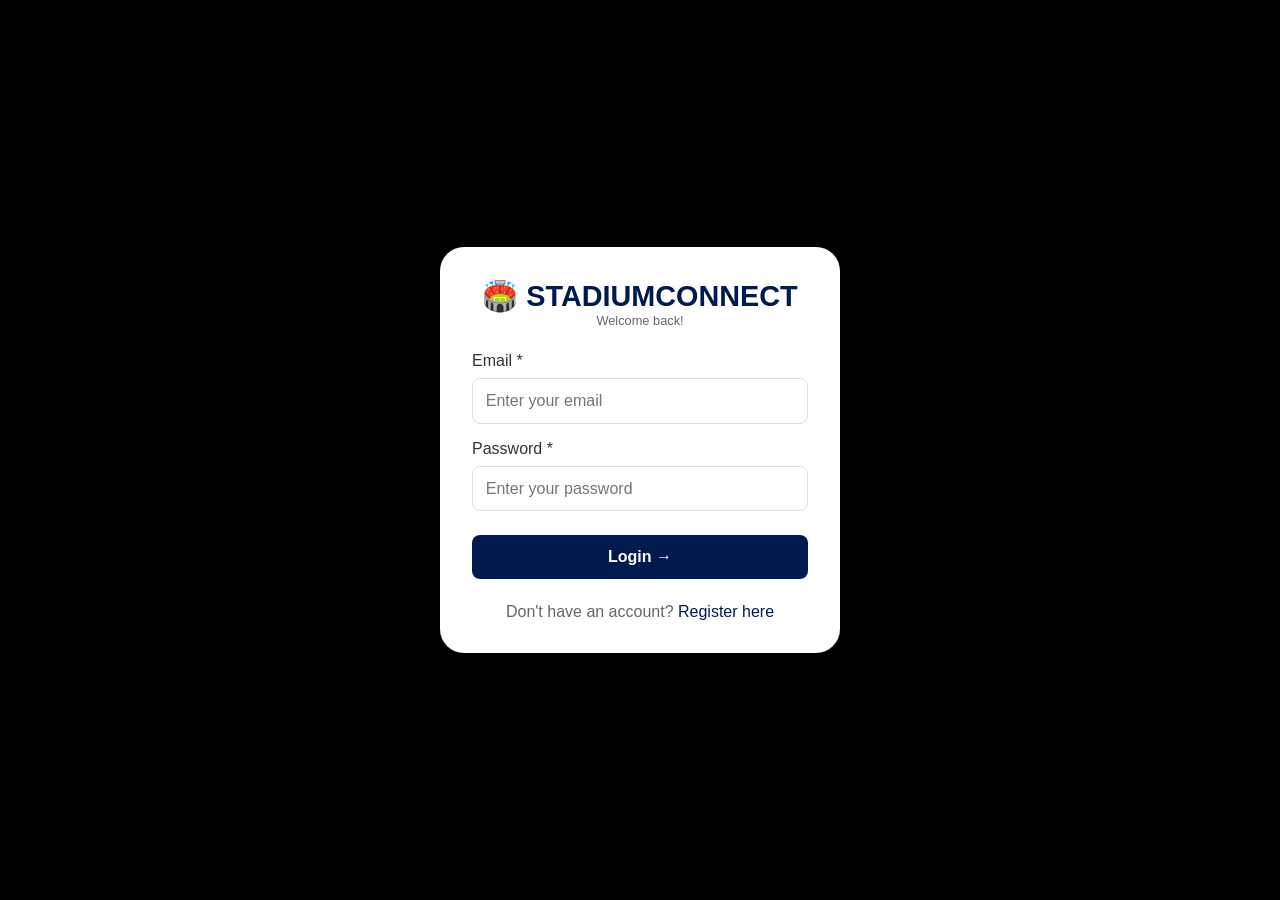
<file: login.html>
<!DOCTYPE html>
<html lang="en">
<head>

    <!-- Back4App Parse SDK -->
<script src="https://cdn.parseplatform.org/parse-js-sdk/latest/parse.min.js"></script>
<script src="back4app-config.js"></script>
    
    <meta charset="UTF-8">
    <meta name="viewport" content="width=device-width, initial-scale=1.0">
    <title>Login | StadiumConnect</title>
    <link rel="manifest" href="manifest.json">
    <meta name="theme-color" content="#001a4d">
    <meta name="apple-mobile-web-app-capable" content="yes">
    <meta name="apple-mobile-web-app-status-bar-style" content="black-translucent">
    <meta name="apple-mobile-web-app-title" content="StadiumConnect">
    <style>
        * { margin: 0; padding: 0; box-sizing: border-box; }
        body { background: #000; font-family: 'Poppins', sans-serif; display: flex; justify-content: center; align-items: center; min-height: 100vh; }
        .container { background: white; border-radius: 1.5rem; padding: 2rem; width: 90%; max-width: 400px; box-shadow: 0 10px 30px rgba(0,0,0,0.3); }
        .logo { text-align: center; margin-bottom: 1.5rem; }
        .logo h1 { color: #001a4d; font-size: 1.8rem; }
        .logo p { color: #666; font-size: 0.8rem; }
        .form-group { margin-bottom: 1rem; }
        .form-group label { display: block; margin-bottom: 0.5rem; font-weight: 500; color: #333; }
        .form-group input { width: 100%; padding: 0.8rem; border: 1px solid #ddd; border-radius: 0.5rem; font-size: 1rem; }
        .btn { width: 100%; background: #001a4d; color: white; border: none; padding: 0.8rem; border-radius: 0.5rem; font-size: 1rem; font-weight: 600; cursor: pointer; margin-top: 0.5rem; }
        .btn:hover { background: #000033; }
        .register-link { text-align: center; margin-top: 1.5rem; color: #666; }
        .register-link a { color: #001a4d; text-decoration: none; font-weight: 500; }
        .message { padding: 0.8rem; border-radius: 0.5rem; margin-bottom: 1rem; display: none; text-align: center; }
        .message.error { background: #f8d7da; color: #721c24; display: block; }
    </style>
</head>
<body>

<div class="container">
    <div class="logo">
        <h1>🏟️ STADIUMCONNECT</h1>
        <p>Welcome back!</p>
    </div>

    <div id="message" class="message"></div>

    <form id="loginForm">
        <div class="form-group">
            <label>Email *</label>
            <input type="email" id="email" required placeholder="Enter your email">
        </div>
        <div class="form-group">
            <label>Password *</label>
            <input type="password" id="password" required placeholder="Enter your password">
        </div>
        <button type="submit" class="btn">Login →</button>
    </form>

    <div class="register-link">
        Don't have an account? <a href="register.html">Register here</a>
    </div>
</div>

<script>
    document.getElementById('loginForm').addEventListener('submit', function(e) {
        e.preventDefault();
        
        const email = document.getElementById('email').value.trim();
        const password = document.getElementById('password').value;
        
        if (!email || !password) {
            showMessage('Please fill all fields', 'error');
            return;
        }
        
        const users = JSON.parse(localStorage.getItem('users') || '[]');
        const user = users.find(u => u.email === email && u.password === password);
        
        if (!user) {
            showMessage('Invalid email or password', 'error');
            return;
        }
        
        localStorage.setItem('currentUser', JSON.stringify({
            id: user.id,
            name: user.name,
            email: user.email,
            phone: user.phone,
            city: user.city
        }));
        
        window.location.href = 'dashboard.html';
    });
    
    function showMessage(msg, type) {
        const msgDiv = document.getElementById('message');
        msgDiv.className = `message ${type}`;
        msgDiv.innerText = msg;
        setTimeout(() => {
            msgDiv.className = 'message';
        }, 3000);
    }
</script>

<script>
if ('serviceWorker' in navigator) {
    navigator.serviceWorker.register('/service-worker.js')
        .then(reg => console.log('Service Worker registered'))
        .catch(err => console.log('Service Worker failed', err));
}
</script>

</body>
</html>
</file>
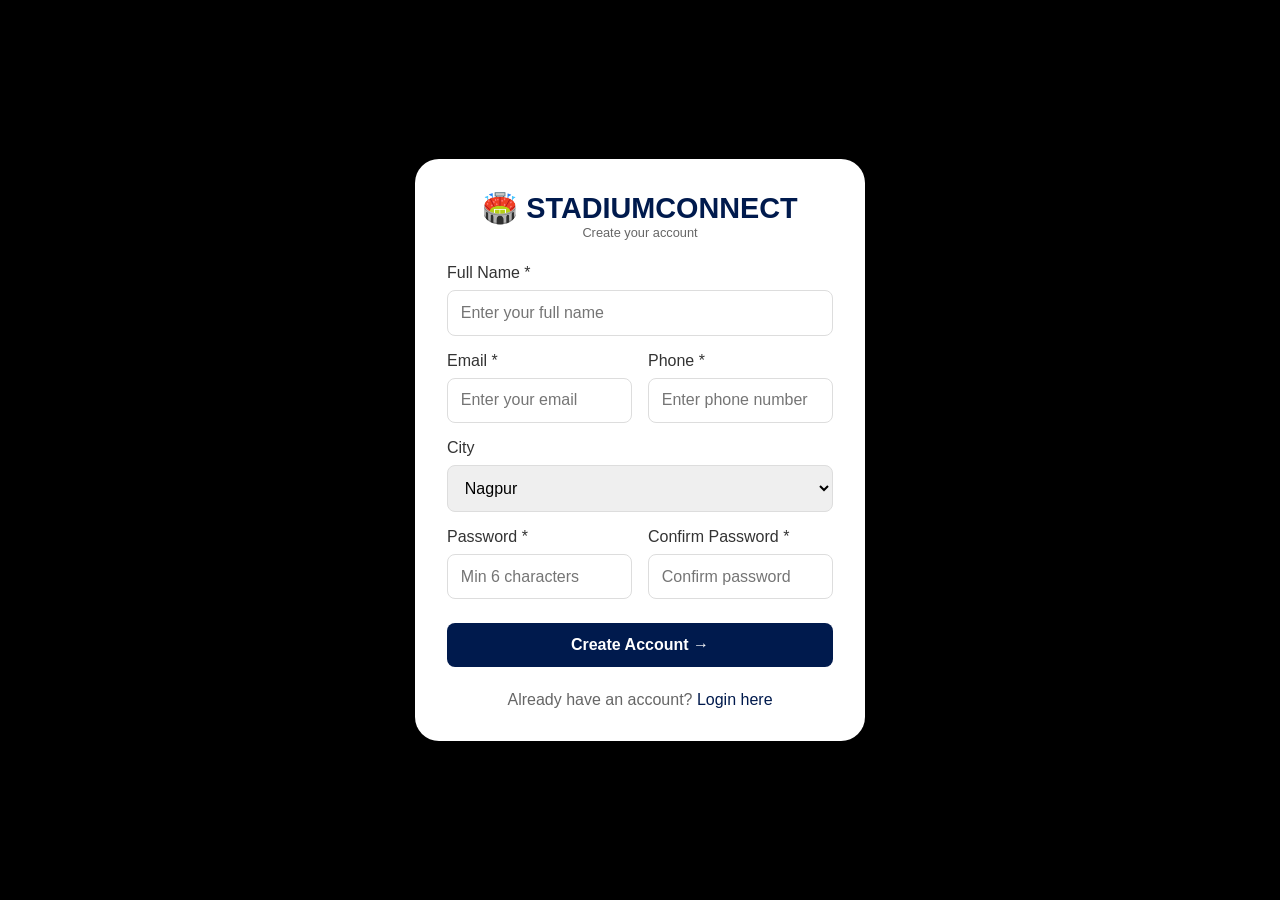
<file: register.html>
<!DOCTYPE html>
<html lang="en">
<head>

    <!-- Back4App Parse SDK -->
<script src="https://cdn.parseplatform.org/parse-js-sdk/latest/parse.min.js"></script>
<script src="back4app-config.js"></script>
    
    <meta charset="UTF-8">
    <meta name="viewport" content="width=device-width, initial-scale=1.0">
    <title>Register | StadiumConnect</title>
    <link rel="manifest" href="manifest.json">
    <meta name="theme-color" content="#001a4d">
    <meta name="apple-mobile-web-app-capable" content="yes">
    <meta name="apple-mobile-web-app-status-bar-style" content="black-translucent">
    <meta name="apple-mobile-web-app-title" content="StadiumConnect">
    <style>
        * { margin: 0; padding: 0; box-sizing: border-box; }
        body { background: #000; font-family: 'Poppins', sans-serif; display: flex; justify-content: center; align-items: center; min-height: 100vh; }
        .container { background: white; border-radius: 1.5rem; padding: 2rem; width: 90%; max-width: 450px; box-shadow: 0 10px 30px rgba(0,0,0,0.3); }
        .logo { text-align: center; margin-bottom: 1.5rem; }
        .logo h1 { color: #001a4d; font-size: 1.8rem; }
        .logo p { color: #666; font-size: 0.8rem; }
        .form-group { margin-bottom: 1rem; }
        .form-group label { display: block; margin-bottom: 0.5rem; font-weight: 500; color: #333; }
        .form-group input, .form-group select { width: 100%; padding: 0.8rem; border: 1px solid #ddd; border-radius: 0.5rem; font-size: 1rem; }
        .btn { width: 100%; background: #001a4d; color: white; border: none; padding: 0.8rem; border-radius: 0.5rem; font-size: 1rem; font-weight: 600; cursor: pointer; margin-top: 0.5rem; }
        .btn:hover { background: #000033; }
        .login-link { text-align: center; margin-top: 1.5rem; color: #666; }
        .login-link a { color: #001a4d; text-decoration: none; font-weight: 500; }
        .message { padding: 0.8rem; border-radius: 0.5rem; margin-bottom: 1rem; display: none; text-align: center; }
        .message.success { background: #d4edda; color: #155724; display: block; }
        .message.error { background: #f8d7da; color: #721c24; display: block; }
        .row { display: grid; grid-template-columns: 1fr 1fr; gap: 1rem; }
        @media (max-width: 500px) { .row { grid-template-columns: 1fr; } .container { padding: 1.5rem; } }
    </style>
</head>
<body>

<div class="container">
    <div class="logo">
        <h1>🏟️ STADIUMCONNECT</h1>
        <p>Create your account</p>
    </div>

    <div id="message" class="message"></div>

    <form id="registerForm">
        <div class="form-group">
            <label>Full Name *</label>
            <input type="text" id="fullName" required placeholder="Enter your full name">
        </div>

        <div class="row">
            <div class="form-group">
                <label>Email *</label>
                <input type="email" id="email" required placeholder="Enter your email">
            </div>
            <div class="form-group">
                <label>Phone *</label>
                <input type="tel" id="phone" required placeholder="Enter phone number">
            </div>
        </div>

        <div class="form-group">
            <label>City</label>
            <select id="city">
                <option value="Nagpur">Nagpur</option>
                <option value="Pandharkawada">Pandharkawada</option>
                <option value="Yavatmal">Yavatmal</option>
                <option value="Adilabad">Adilabad</option>
                <option value="Nanded">Nanded</option>
                <option value="Kinwat">Kinwat</option>
                <option value="Mumbai">Mumbai</option>
                <option value="Pune">Pune</option>
                <option value="Delhi">Delhi</option>
            </select>
        </div>

        <div class="row">
            <div class="form-group">
                <label>Password *</label>
                <input type="password" id="password" required placeholder="Min 6 characters">
            </div>
            <div class="form-group">
                <label>Confirm Password *</label>
                <input type="password" id="confirmPassword" required placeholder="Confirm password">
            </div>
        </div>

        <button type="submit" class="btn">Create Account →</button>
    </form>

    <div class="login-link">
        Already have an account? <a href="login.html">Login here</a>
    </div>
</div>

<script>
    document.getElementById('registerForm').addEventListener('submit', function(e) {
        e.preventDefault();
        
        const name = document.getElementById('fullName').value.trim();
        const email = document.getElementById('email').value.trim();
        const phone = document.getElementById('phone').value.trim();
        const city = document.getElementById('city').value;
        const password = document.getElementById('password').value;
        const confirmPassword = document.getElementById('confirmPassword').value;
        
        if (!name || !email || !phone || !password) {
            showMessage('Please fill all required fields', 'error');
            return;
        }
        
        if (password.length < 6) {
            showMessage('Password must be at least 6 characters', 'error');
            return;
        }
        
        if (password !== confirmPassword) {
            showMessage('Passwords do not match', 'error');
            return;
        }
        
        let users = JSON.parse(localStorage.getItem('users') || '[]');
        if (users.find(u => u.email === email)) {
            showMessage('Email already registered. Please login.', 'error');
            return;
        }
        
        const newUser = {
            id: Date.now(),
            name: name,
            email: email,
            phone: phone,
            city: city,
            password: password,
            createdAt: new Date().toISOString()
        };
        
        users.push(newUser);
        localStorage.setItem('users', JSON.stringify(users));
        
        localStorage.setItem('currentUser', JSON.stringify({
            id: newUser.id,
            name: newUser.name,
            email: newUser.email,
            phone: newUser.phone,
            city: newUser.city
        }));
        
        showMessage('Registration successful! Redirecting...', 'success');
        
        setTimeout(() => {
            window.location.href = 'dashboard.html';
        }, 1500);
    });
    
    function showMessage(msg, type) {
        const msgDiv = document.getElementById('message');
        msgDiv.className = `message ${type}`;
        msgDiv.innerText = msg;
        setTimeout(() => {
            msgDiv.className = 'message';
        }, 3000);
    }
</script>

<script>
if ('serviceWorker' in navigator) {
    navigator.serviceWorker.register('/service-worker.js')
        .then(reg => console.log('Service Worker registered'))
        .catch(err => console.log('Service Worker failed', err));
}
</script>

</body>
</html>
</file>
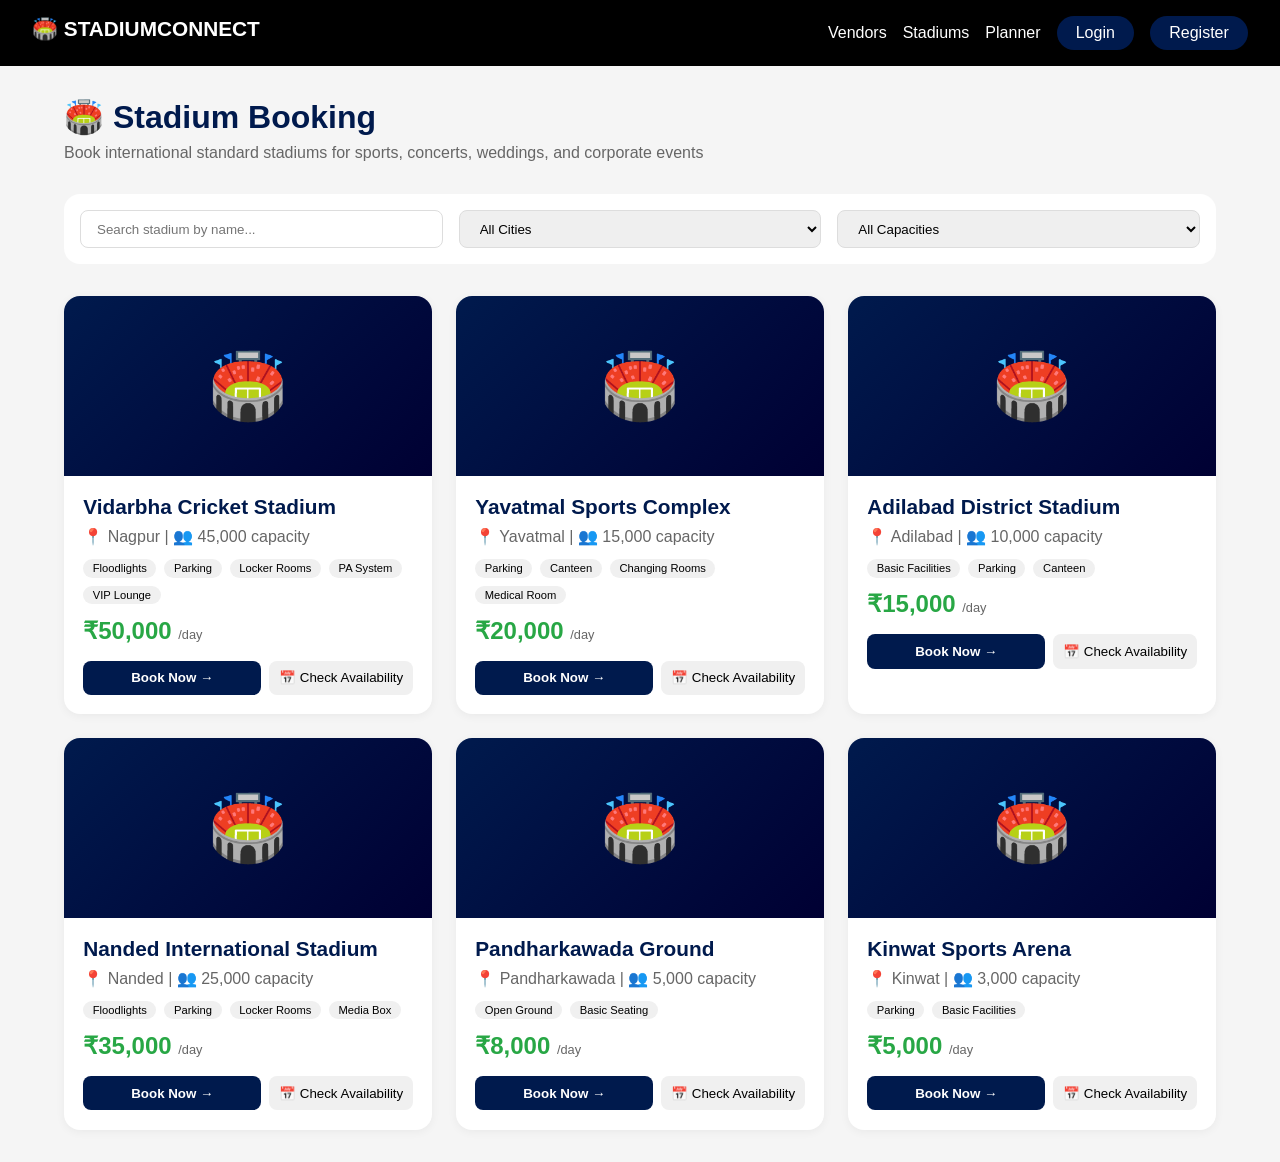
<file: stadiumbooking.html>
<!DOCTYPE html>
<html lang="en">
<head>

    <!-- Back4App Parse SDK -->
<script src="https://cdn.parseplatform.org/parse-js-sdk/latest/parse.min.js"></script>
<script src="back4app-config.js"></script>
    
    <meta charset="UTF-8">
    <meta name="viewport" content="width=device-width, initial-scale=1.0">
    <title>Stadium Booking | StadiumConnect</title>
    
    <!-- PWA MANIFEST -->
    <link rel="manifest" href="manifest.json">
    <meta name="theme-color" content="#001a4d">
    <meta name="apple-mobile-web-app-capable" content="yes">
    <meta name="apple-mobile-web-app-status-bar-style" content="black-translucent">
    <meta name="apple-mobile-web-app-title" content="StadiumConnect">
    
    <style>
        * { margin: 0; padding: 0; box-sizing: border-box; font-family: 'Poppins', sans-serif; }
        body { background: #f5f5f5; }
        .header { background: #000; padding: 1rem 2rem; display: flex; justify-content: space-between; align-items: center; flex-wrap: wrap; gap: 1rem; }
        .header h1 { color: white; font-size: 1.3rem; }
        .nav-links { display: flex; gap: 1rem; align-items: center; flex-wrap: wrap; }
        .nav-links a { color: white; text-decoration: none; }
        .user-info { display: flex; align-items: center; gap: 1rem; background: rgba(255,255,255,0.1); padding: 0.5rem 1rem; border-radius: 2rem; }
        .logout-btn { background: #dc3545; color: white; border: none; padding: 0.3rem 0.8rem; border-radius: 1rem; cursor: pointer; }
        .auth-buttons { display: flex; gap: 1rem; }
        .auth-buttons a { padding: 0.5rem 1.2rem; border-radius: 2rem; background: #001a4d; color: white; text-decoration: none; }
        .container { max-width: 1200px; margin: 2rem auto; padding: 0 1.5rem; }
        h1 { color: #001a4d; margin-bottom: 0.5rem; }
        .subtitle { color: #666; margin-bottom: 2rem; }
        .filters { display: flex; gap: 1rem; flex-wrap: wrap; margin-bottom: 2rem; background: white; padding: 1rem; border-radius: 1rem; }
        .filters input, .filters select { padding: 0.6rem 1rem; border: 1px solid #ddd; border-radius: 0.5rem; flex: 1; min-width: 150px; }
        .stadiums-grid { display: grid; grid-template-columns: repeat(auto-fill, minmax(350px, 1fr)); gap: 1.5rem; }
        .stadium-card { background: white; border-radius: 1rem; overflow: hidden; box-shadow: 0 2px 10px rgba(0,0,0,0.05); transition: 0.3s; }
        .stadium-card:hover { transform: translateY(-5px); box-shadow: 0 5px 20px rgba(0,0,0,0.1); }
        .stadium-img { height: 180px; background: linear-gradient(135deg, #001a4d, #000033); display: flex; align-items: center; justify-content: center; font-size: 4rem; }
        .stadium-info { padding: 1.2rem; }
        .stadium-name { font-size: 1.3rem; font-weight: 700; color: #001a4d; }
        .stadium-location { color: #666; margin: 0.5rem 0; display: flex; align-items: center; gap: 0.3rem; }
        .amenities { display: flex; flex-wrap: wrap; gap: 0.5rem; margin: 0.8rem 0; }
        .amenity { background: #f0f0f0; padding: 0.2rem 0.6rem; border-radius: 1rem; font-size: 0.7rem; }
        .price { font-size: 1.5rem; font-weight: 700; color: #28a745; margin: 0.5rem 0; }
        .price small { font-size: 0.8rem; color: #666; font-weight: normal; }
        .booking-options { display: flex; gap: 0.5rem; margin-top: 1rem; }
        .book-btn { flex: 1; background: #001a4d; color: white; border: none; padding: 0.6rem; border-radius: 0.5rem; cursor: pointer; font-weight: 600; transition: 0.3s; }
        .book-btn:hover { background: #000033; }
        .calendar-btn { background: #f0f0f0; border: none; padding: 0.6rem; border-radius: 0.5rem; cursor: pointer; }
        .modal { display: none; position: fixed; top: 0; left: 0; width: 100%; height: 100%; background: rgba(0,0,0,0.8); backdrop-filter: blur(5px); z-index: 1000; justify-content: center; align-items: center; }
        .modal-content { background: white; border-radius: 1rem; max-width: 500px; width: 90%; max-height: 80vh; overflow-y: auto; padding: 1.5rem; }
        .modal-header { display: flex; justify-content: space-between; align-items: center; margin-bottom: 1rem; padding-bottom: 0.5rem; border-bottom: 2px solid #001a4d; }
        .modal-header h3 { color: #001a4d; }
        .close-modal { background: none; border: none; font-size: 1.5rem; cursor: pointer; }
        .form-group { margin-bottom: 1rem; }
        .form-group label { display: block; margin-bottom: 0.3rem; font-weight: 500; color: #333; }
        .form-group input, .form-group select { width: 100%; padding: 0.6rem; border: 1px solid #ddd; border-radius: 0.5rem; }
        .calendar-view { margin-top: 1rem; }
        .available-dates { display: grid; grid-template-columns: repeat(7, 1fr); gap: 0.3rem; margin-top: 0.5rem; }
        .date-cell { text-align: center; padding: 0.5rem; border: 1px solid #ddd; border-radius: 0.3rem; cursor: pointer; font-size: 0.8rem; }
        .date-cell.available { background: #d4edda; border-color: #28a745; }
        .date-cell.booked { background: #f8d7da; border-color: #dc3545; cursor: not-allowed; }
        .date-cell.selected { background: #001a4d; color: white; }
        .submit-btn { width: 100%; background: #28a745; color: white; border: none; padding: 0.8rem; border-radius: 0.5rem; font-size: 1rem; font-weight: 600; cursor: pointer; margin-top: 1rem; }
        .empty { text-align: center; padding: 3rem; color: #999; }
        @media (max-width: 768px) { .stadiums-grid { grid-template-columns: 1fr; } .filters { flex-direction: column; } }
    </style>
</head>
<body>

<div class="header">
    <h1>🏟️ STADIUMCONNECT</h1>
    <div class="nav-links" id="navLinks"></div>
</div>

<div class="container">
    <h1>🏟️ Stadium Booking</h1>
    <p class="subtitle">Book international standard stadiums for sports, concerts, weddings, and corporate events</p>
    
    <div class="filters">
        <input type="text" id="searchStadium" placeholder="Search stadium by name...">
        <select id="cityFilter">
            <option value="all">All Cities</option>
        </select>
        <select id="capacityFilter">
            <option value="all">All Capacities</option>
            <option value="5000">Up to 5,000</option>
            <option value="15000">5,000 - 15,000</option>
            <option value="30000">15,000 - 30,000</option>
            <option value="50000">30,000+</option>
        </select>
    </div>
    
    <div id="stadiumsGrid" class="stadiums-grid"></div>
</div>

<!-- Booking Modal -->
<div id="bookingModal" class="modal">
    <div class="modal-content">
        <div class="modal-header">
            <h3 id="modalStadiumName">Book Stadium</h3>
            <button class="close-modal" onclick="closeModal()">&times;</button>
        </div>
        <form id="bookingForm">
            <input type="hidden" id="stadiumId">
            <div class="form-group">
                <label>Event Name *</label>
                <input type="text" id="eventName" required placeholder="e.g., Wedding Reception, Cricket Tournament">
            </div>
            <div class="form-group">
                <label>Event Date *</label>
                <input type="date" id="eventDate" required>
            </div>
            <div class="form-group">
                <label>Time Slot</label>
                <select id="timeSlot">
                    <option value="6am-12pm">Morning (6am - 12pm)</option>
                    <option value="12pm-6pm">Afternoon (12pm - 6pm)</option>
                    <option value="6pm-12am">Evening (6pm - 12am)</option>
                    <option value="full-day">Full Day</option>
                </select>
            </div>
            <div class="form-group">
                <label>Number of Hours</label>
                <input type="number" id="hours" value="4" min="1" max="12">
            </div>
            <div class="form-group">
                <label>Expected Audience</label>
                <input type="number" id="audience" placeholder="Number of people">
            </div>
            <div class="form-group">
                <label>Special Requirements</label>
                <textarea id="requirements" rows="2" placeholder="Any special requirements..."></textarea>
            </div>
            <button type="submit" class="submit-btn">Confirm Booking →</button>
        </form>
    </div>
</div>

<!-- Calendar Modal -->
<div id="calendarModal" class="modal">
    <div class="modal-content">
        <div class="modal-header">
            <h3 id="calendarStadiumName">Availability Calendar</h3>
            <button class="close-modal" onclick="closeCalendarModal()">&times;</button>
        </div>
        <div id="calendarView" class="calendar-view"></div>
    </div>
</div>

<script>
    // Stadium Database
    let stadiums = [];
    
    function loadStadiums() {
        const saved = localStorage.getItem('stadiums');
        if (saved) {
            stadiums = JSON.parse(saved);
        } else {
            // Default stadiums
            stadiums = [
                { id: 1, name: "Vidarbha Cricket Stadium", city: "nagpur", capacity: 45000, price: 50000, amenities: ["Floodlights", "Parking", "Locker Rooms", "PA System", "VIP Lounge"], description: "International standard cricket stadium with world-class facilities." },
                { id: 2, name: "Yavatmal Sports Complex", city: "yavatmal", capacity: 15000, price: 20000, amenities: ["Parking", "Canteen", "Changing Rooms", "Medical Room"], description: "Multi-purpose sports complex ideal for local tournaments." },
                { id: 3, name: "Adilabad District Stadium", city: "adilabad", capacity: 10000, price: 15000, amenities: ["Basic Facilities", "Parking", "Canteen"], description: "Perfect for local events and sports meets." },
                { id: 4, name: "Nanded International Stadium", city: "nanded", capacity: 25000, price: 35000, amenities: ["Floodlights", "Parking", "Locker Rooms", "Media Box"], description: "Modern stadium with excellent facilities." },
                { id: 5, name: "Pandharkawada Ground", city: "pandharkawada", capacity: 5000, price: 8000, amenities: ["Open Ground", "Basic Seating"], description: "Ideal for small events and gatherings." },
                { id: 6, name: "Kinwat Sports Arena", city: "kinwat", capacity: 3000, price: 5000, amenities: ["Parking", "Basic Facilities"], description: "Local sports ground for community events." }
            ];
        }
        updateCityFilter();
        renderStadiums();
    }
    
    function updateCityFilter() {
        const cities = [...new Set(stadiums.map(s => s.city))];
        const cityNames = { nagpur:"Nagpur", yavatmal:"Yavatmal", adilabad:"Adilabad", nanded:"Nanded", pandharkawada:"Pandharkawada", kinwat:"Kinwat" };
        const filter = document.getElementById('cityFilter');
        filter.innerHTML = '<option value="all">All Cities</option>' + 
            cities.map(c => `<option value="${c}">${cityNames[c] || c}</option>`).join('');
    }
    
    function renderStadiums() {
        const search = document.getElementById('searchStadium').value.toLowerCase();
        const city = document.getElementById('cityFilter').value;
        const capacity = document.getElementById('capacityFilter').value;
        
        let filtered = stadiums.filter(s => {
            if (search && !s.name.toLowerCase().includes(search)) return false;
            if (city !== 'all' && s.city !== city) return false;
            if (capacity !== 'all') {
                if (capacity === '5000' && s.capacity > 5000) return false;
                if (capacity === '15000' && (s.capacity <= 5000 || s.capacity > 15000)) return false;
                if (capacity === '30000' && (s.capacity <= 15000 || s.capacity > 30000)) return false;
                if (capacity === '50000' && s.capacity <= 30000) return false;
            }
            return true;
        });
        
        const grid = document.getElementById('stadiumsGrid');
        if (filtered.length === 0) {
            grid.innerHTML = '<div class="empty">No stadiums found. Try different filters.</div>';
            return;
        }
        
        const cityNames = { nagpur:"Nagpur", yavatmal:"Yavatmal", adilabad:"Adilabad", nanded:"Nanded", pandharkawada:"Pandharkawada", kinwat:"Kinwat" };
        
        grid.innerHTML = filtered.map(s => `
            <div class="stadium-card">
                <div class="stadium-img">🏟️</div>
                <div class="stadium-info">
                    <div class="stadium-name">${s.name}</div>
                    <div class="stadium-location">📍 ${cityNames[s.city] || s.city} | 👥 ${s.capacity.toLocaleString()} capacity</div>
                    <div class="amenities">${s.amenities.map(a => `<span class="amenity">${a}</span>`).join('')}</div>
                    <div class="price">₹${s.price.toLocaleString()} <small>/day</small></div>
                    <div class="booking-options">
                        <button class="book-btn" onclick="openBookingModal(${s.id}, '${s.name}')">Book Now →</button>
                        <button class="calendar-btn" onclick="showCalendar(${s.id}, '${s.name}')">📅 Check Availability</button>
                    </div>
                </div>
            </div>
        `).join('');
    }
    
    function getCurrentUser() {
        const user = localStorage.getItem('currentUser');
        return user ? JSON.parse(user) : null;
    }
    
    function updateNav() {
        const user = getCurrentUser();
        const nav = document.getElementById('navLinks');
        if (user) {
            nav.innerHTML = `<a href="directory.html">Vendors</a><a href="dashboard.html">Dashboard</a><a href="stadium-booking.html">Stadiums</a><a href="event-planner.html">Planner</a><div class="user-info"><span>👤 ${user.name}</span><button class="logout-btn" onclick="logout()">Logout</button></div>`;
        } else {
            nav.innerHTML = `<a href="directory.html">Vendors</a><a href="stadium-booking.html">Stadiums</a><a href="event-planner.html">Planner</a><div class="auth-buttons"><a href="login.html">Login</a><a href="register.html">Register</a></div>`;
        }
    }
    
    function logout() { localStorage.removeItem('currentUser'); window.location.href = 'index.html'; }
    
    function openBookingModal(id, name) {
        const user = getCurrentUser();
        if (!user) { alert('Please login to book stadium'); window.location.href = 'login.html'; return; }
        document.getElementById('stadiumId').value = id;
        document.getElementById('modalStadiumName').innerText = name;
        document.getElementById('bookingForm').reset();
        document.getElementById('bookingModal').style.display = 'flex';
    }
    
    function closeModal() { document.getElementById('bookingModal').style.display = 'none'; }
    function closeCalendarModal() { document.getElementById('calendarModal').style.display = 'none'; }
    
    function showCalendar(id, name) {
        document.getElementById('calendarStadiumName').innerText = `${name} - Availability`;
        const bookings = JSON.parse(localStorage.getItem('stadiumBookings') || '[]');
        const stadiumBookings = bookings.filter(b => b.stadiumId === id);
        const bookedDates = stadiumBookings.map(b => b.eventDate);
        
        const today = new Date();
        const dates = [];
        for (let i = 0; i < 30; i++) {
            let date = new Date(today);
            date.setDate(today.getDate() + i);
            dates.push(date.toISOString().split('T')[0]);
        }
        
        const calendarHtml = `
            <div class="available-dates">
                ${dates.map(d => `
                    <div class="date-cell ${bookedDates.includes(d) ? 'booked' : 'available'}" 
                         onclick="${!bookedDates.includes(d) ? `selectDateForBooking('${d}')` : ''}">
                        ${new Date(d).getDate()}<br>
                        <small>${new Date(d).toLocaleString('default', { month: 'short' })}</small>
                    </div>
                `).join('')}
            </div>
            <p style="margin-top: 1rem; text-align: center; font-size: 0.8rem;">
                🟢 Available &nbsp;&nbsp; 🔴 Booked
            </p>
        `;
        document.getElementById('calendarView').innerHTML = calendarHtml;
        document.getElementById('calendarModal').style.display = 'flex';
        window.selectedStadiumForBooking = { id, name };
    }
    
    function selectDateForBooking(date) {
        closeCalendarModal();
        openBookingModal(window.selectedStadiumForBooking.id, window.selectedStadiumForBooking.name);
        document.getElementById('eventDate').value = date;
    }
    
    document.getElementById('bookingForm').addEventListener('submit', function(e) {
        e.preventDefault();
        const user = getCurrentUser();
        if (!user) { alert('Please login'); window.location.href = 'login.html'; return; }
        
        const booking = {
            id: Date.now(),
            type: 'stadium',
            userId: user.id,
            userName: user.name,
            userPhone: user.phone,
            stadiumId: parseInt(document.getElementById('stadiumId').value),
            stadiumName: document.getElementById('modalStadiumName').innerText,
            eventName: document.getElementById('eventName').value,
            eventDate: document.getElementById('eventDate').value,
            timeSlot: document.getElementById('timeSlot').value,
            hours: document.getElementById('hours').value,
            audience: document.getElementById('audience').value,
            requirements: document.getElementById('requirements').value,
            status: 'pending',
            bookedAt: new Date().toISOString()
        };
        
        // Save to stadium bookings
        let stadiumBookings = JSON.parse(localStorage.getItem('stadiumBookings') || '[]');
        stadiumBookings.push(booking);
        localStorage.setItem('stadiumBookings', JSON.stringify(stadiumBookings));
        
        // Also save to user bookings
        let userBookings = JSON.parse(localStorage.getItem('userBookings') || '[]');
        userBookings.push(booking);
        localStorage.setItem('userBookings', JSON.stringify(userBookings));
        
        alert('✅ Stadium booking request sent! We will confirm availability soon.');
        closeModal();
    });
    
    // Event Listeners
    document.getElementById('searchStadium').addEventListener('input', renderStadiums);
    document.getElementById('cityFilter').addEventListener('change', renderStadiums);
    document.getElementById('capacityFilter').addEventListener('change', renderStadiums);
    
    // Initialize
    loadStadiums();
    updateNav();
</script>

<script>
if ('serviceWorker' in navigator) {
    navigator.serviceWorker.register('/service-worker.js')
        .then(reg => console.log('Service Worker registered'))
        .catch(err => console.log('Service Worker failed', err));
}
</script>

</body>
</html>
</file>
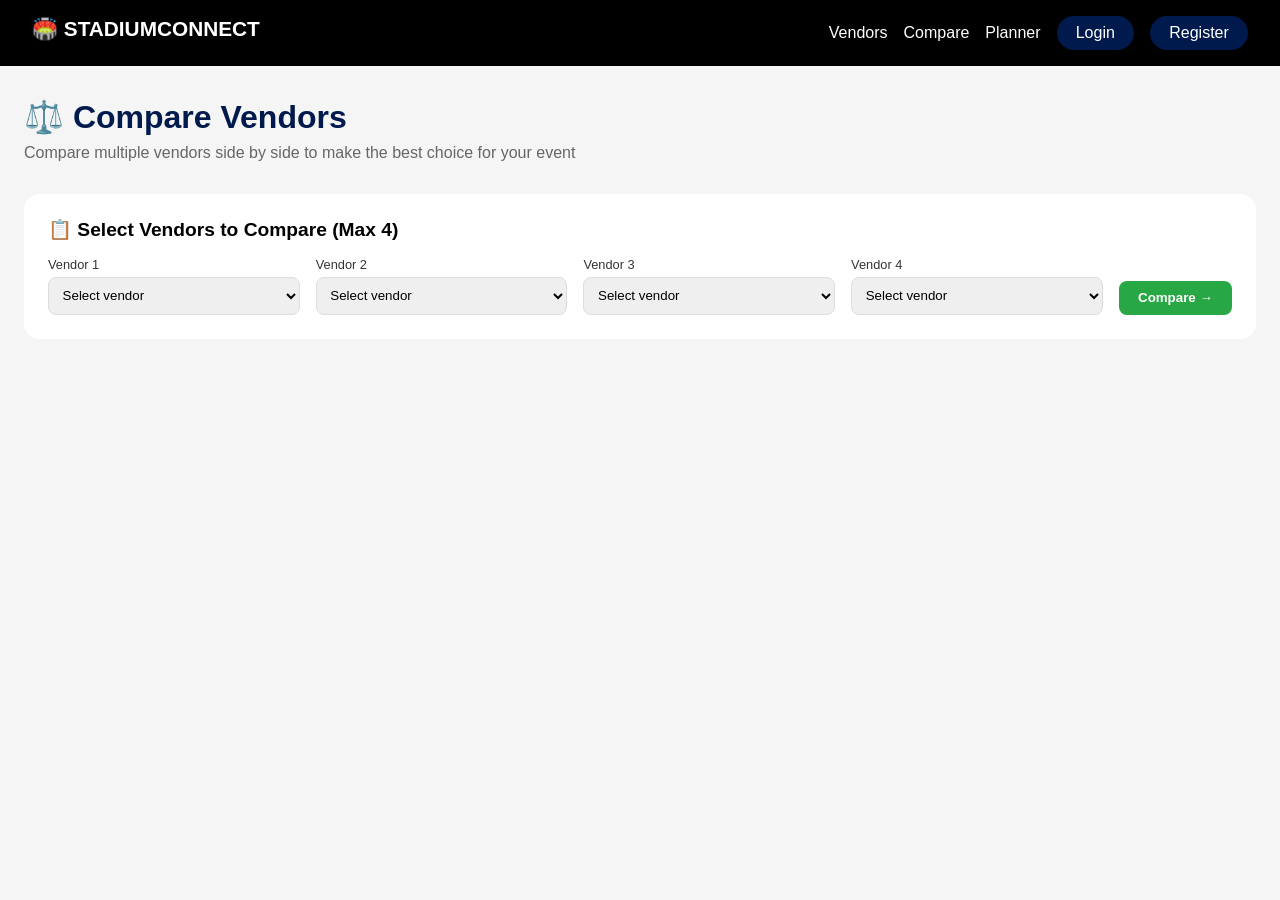
<file: vendor-compare.html>
<!DOCTYPE html>
<html lang="en">
<head>

    <!-- Back4App Parse SDK -->
<script src="https://cdn.parseplatform.org/parse-js-sdk/latest/parse.min.js"></script>
<script src="back4app-config.js"></script>
    
    <meta charset="UTF-8">
    <meta name="viewport" content="width=device-width, initial-scale=1.0">
    <title>Compare Vendors | StadiumConnect</title>
    
    <!-- PWA MANIFEST -->
    <link rel="manifest" href="manifest.json">
    <meta name="theme-color" content="#001a4d">
    <meta name="apple-mobile-web-app-capable" content="yes">
    <meta name="apple-mobile-web-app-status-bar-style" content="black-translucent">
    <meta name="apple-mobile-web-app-title" content="StadiumConnect">
    
    <style>
        * { margin: 0; padding: 0; box-sizing: border-box; font-family: 'Poppins', sans-serif; }
        body { background: #f5f5f5; }
        .header { background: #000; padding: 1rem 2rem; display: flex; justify-content: space-between; align-items: center; flex-wrap: wrap; gap: 1rem; }
        .header h1 { color: white; font-size: 1.3rem; }
        .nav-links { display: flex; gap: 1rem; align-items: center; flex-wrap: wrap; }
        .nav-links a { color: white; text-decoration: none; }
        .user-info { display: flex; align-items: center; gap: 1rem; background: rgba(255,255,255,0.1); padding: 0.5rem 1rem; border-radius: 2rem; }
        .logout-btn { background: #dc3545; color: white; border: none; padding: 0.3rem 0.8rem; border-radius: 1rem; cursor: pointer; }
        .auth-buttons { display: flex; gap: 1rem; }
        .auth-buttons a { padding: 0.5rem 1.2rem; border-radius: 2rem; background: #001a4d; color: white; text-decoration: none; }
        .container { max-width: 1400px; margin: 2rem auto; padding: 0 1.5rem; }
        h1 { color: #001a4d; margin-bottom: 0.5rem; }
        .subtitle { color: #666; margin-bottom: 2rem; }
        .selector-section { background: white; border-radius: 1rem; padding: 1.5rem; margin-bottom: 2rem; }
        .selector-section h2 { margin-bottom: 1rem; font-size: 1.2rem; }
        .vendor-selector { display: flex; gap: 1rem; flex-wrap: wrap; align-items: flex-end; }
        .vendor-selector .form-group { flex: 1; min-width: 200px; }
        .form-group label { display: block; margin-bottom: 0.3rem; font-weight: 500; color: #333; font-size: 0.8rem; }
        .form-group select, .form-group input { width: 100%; padding: 0.6rem; border: 1px solid #ddd; border-radius: 0.5rem; }
        .add-btn { background: #28a745; color: white; border: none; padding: 0.6rem 1.2rem; border-radius: 0.5rem; cursor: pointer; font-weight: 600; }
        .compare-container { overflow-x: auto; }
        .compare-table { width: 100%; border-collapse: collapse; background: white; border-radius: 1rem; overflow: hidden; box-shadow: 0 2px 10px rgba(0,0,0,0.05); }
        .compare-table th, .compare-table td { padding: 1rem; text-align: left; border-bottom: 1px solid #eee; vertical-align: top; }
        .compare-table th { background: #001a4d; color: white; font-weight: 600; }
        .compare-table tr:last-child td { border-bottom: none; }
        .vendor-header { text-align: center; }
        .vendor-name { font-size: 1.1rem; font-weight: 700; color: #001a4d; margin-bottom: 0.3rem; }
        .vendor-rating { color: #ffc107; }
        .remove-btn { background: #dc3545; color: white; border: none; padding: 0.3rem 0.6rem; border-radius: 0.3rem; cursor: pointer; font-size: 0.7rem; margin-top: 0.5rem; }
        .book-btn { background: #28a745; color: white; border: none; padding: 0.4rem 0.8rem; border-radius: 0.3rem; cursor: pointer; font-size: 0.8rem; margin-top: 0.5rem; width: 100%; }
        .empty-compare { text-align: center; padding: 3rem; color: #999; background: white; border-radius: 1rem; }
        .feature-badge { background: #e8f5e9; color: #2e7d32; padding: 0.2rem 0.5rem; border-radius: 1rem; font-size: 0.7rem; display: inline-block; margin: 0.2rem; }
        .score-high { color: #28a745; font-weight: 700; }
        .score-mid { color: #ffc107; font-weight: 700; }
        .score-low { color: #dc3545; font-weight: 700; }
        .recommend-badge { background: #ffd966; color: #001a4d; padding: 0.2rem 0.5rem; border-radius: 1rem; font-size: 0.7rem; font-weight: 600; }
        @media (max-width: 768px) { .compare-table th, .compare-table td { padding: 0.5rem; font-size: 0.8rem; } .vendor-selector { flex-direction: column; } }
    </style>
</head>
<body>

<div class="header">
    <h1>🏟️ STADIUMCONNECT</h1>
    <div class="nav-links" id="navLinks"></div>
</div>

<div class="container">
    <h1>⚖️ Compare Vendors</h1>
    <p class="subtitle">Compare multiple vendors side by side to make the best choice for your event</p>
    
    <div class="selector-section">
        <h2>📋 Select Vendors to Compare (Max 4)</h2>
        <div class="vendor-selector" id="vendorSelector">
            <div class="form-group">
                <label>Vendor 1</label>
                <select id="vendor1Select"><option value="">Select vendor</option></select>
            </div>
            <div class="form-group">
                <label>Vendor 2</label>
                <select id="vendor2Select"><option value="">Select vendor</option></select>
            </div>
            <div class="form-group">
                <label>Vendor 3</label>
                <select id="vendor3Select"><option value="">Select vendor</option></select>
            </div>
            <div class="form-group">
                <label>Vendor 4</label>
                <select id="vendor4Select"><option value="">Select vendor</option></select>
            </div>
            <button class="add-btn" onclick="updateComparison()">Compare →</button>
        </div>
    </div>
    
    <div id="compareResult"></div>
</div>

<script>
    let allVendors = [];
    let categories = [], categoryNames = {}, cities = [], cityNames = {};
    let selectedVendors = [];
    
    function loadVendors() {
        // Load categories and cities
        const sc = localStorage.getItem('categories');
        categories = sc ? JSON.parse(sc) : ["decorator", "caterer", "photographer", "bandbaja"];
        const scn = localStorage.getItem('categoryDisplayNames');
        categoryNames = scn ? JSON.parse(scn) : { decorator:"Decorators", caterer:"Caterers", photographer:"Photographers", bandbaja:"Band Baja" };
        const sct = localStorage.getItem('cities');
        cities = sct ? JSON.parse(sct) : ["nagpur", "pandharkawada", "yavatmal", "adilabad", "nanded", "kinwat"];
        const sctn = localStorage.getItem('cityDisplayNames');
        cityNames = sctn ? JSON.parse(sctn) : { nagpur:"Nagpur", pandharkawada:"Pandharkawada", yavatmal:"Yavatmal", adilabad:"Adilabad", nanded:"Nanded", kinwat:"Kinwat" };
        
        // Load vendors
        const sv = localStorage.getItem('vendorsDataBackup');
        let vendorsData = sv ? JSON.parse(sv) : {};
        
        allVendors = [];
        for (let cat in vendorsData) {
            for (let city in vendorsData[cat]) {
                vendorsData[cat][city].forEach(v => {
                    allVendors.push({
                        ...v,
                        category: cat,
                        categoryName: categoryNames[cat] || cat,
                        cityName: cityNames[city] || city,
                        score: calculateScore(v)
                    });
                });
            }
        }
        
        // Sort by rating
        allVendors.sort((a, b) => parseFloat(b.rating) - parseFloat(a.rating));
        populateSelectors();
    }
    
    function calculateScore(vendor) {
        let rating = parseFloat(vendor.rating) || 0;
        let exp = parseInt(vendor.experience) || 0;
        let score = (rating * 20) + (exp * 2);
        return Math.min(100, Math.max(0, score));
    }
    
    function populateSelectors() {
        const selects = ['vendor1Select', 'vendor2Select', 'vendor3Select', 'vendor4Select'];
        selects.forEach(id => {
            const select = document.getElementById(id);
            select.innerHTML = '<option value="">Select vendor</option>' + 
                allVendors.map(v => `<option value="${v.id}">${v.name} (${v.categoryName} | ${v.cityName}) ⭐ ${v.rating}</option>`).join('');
        });
    }
    
    function getCurrentUser() {
        const user = localStorage.getItem('currentUser');
        return user ? JSON.parse(user) : null;
    }
    
    function updateNav() {
        const user = getCurrentUser();
        const nav = document.getElementById('navLinks');
        if (user) {
            nav.innerHTML = `<a href="directory.html">Vendors</a><a href="dashboard.html">Dashboard</a><a href="vendor-compare.html">Compare</a><a href="event-planner.html">Planner</a><div class="user-info"><span>👤 ${user.name}</span><button class="logout-btn" onclick="logout()">Logout</button></div>`;
        } else {
            nav.innerHTML = `<a href="directory.html">Vendors</a><a href="vendor-compare.html">Compare</a><a href="event-planner.html">Planner</a><div class="auth-buttons"><a href="login.html">Login</a><a href="register.html">Register</a></div>`;
        }
    }
    
    function logout() { localStorage.removeItem('currentUser'); window.location.href = 'index.html'; }
    
    function updateComparison() {
        const vendorIds = [];
        for (let i = 1; i <= 4; i++) {
            const id = document.getElementById(`vendor${i}Select`).value;
            if (id) vendorIds.push(id);
        }
        
        selectedVendors = allVendors.filter(v => vendorIds.includes(v.id));
        renderComparison();
    }
    
    function renderComparison() {
        const container = document.getElementById('compareResult');
        
        if (selectedVendors.length === 0) {
            container.innerHTML = '<div class="empty-compare">👈 Select vendors from the dropdown above to start comparing</div>';
            return;
        }
        
        // Find best vendor
        let bestVendor = selectedVendors.reduce((best, current) => {
            return (current.score > best.score) ? current : best;
        }, selectedVendors[0]);
        
        const features = [
            { key: 'name', label: 'Vendor', type: 'text' },
            { key: 'categoryName', label: 'Category', type: 'text' },
            { key: 'cityName', label: 'City', type: 'text' },
            { key: 'rating', label: 'Rating', type: 'rating' },
            { key: 'experience', label: 'Experience', type: 'text' },
            { key: 'location', label: 'Location', type: 'text' },
            { key: 'priceRange', label: 'Price Range', type: 'text' },
            { key: 'phone', label: 'Contact', type: 'phone' },
            { key: 'score', label: 'Overall Score', type: 'score' }
        ];
        
        const getScoreClass = (score) => {
            if (score >= 80) return 'score-high';
            if (score >= 60) return 'score-mid';
            return 'score-low';
        };
        
        const tableRows = features.map(feature => {
            let cells = `<td style="font-weight:600; background:#f8f9fa;">${feature.label}</td>`;
            selectedVendors.forEach(vendor => {
                let value = vendor[feature.key] || '-';
                if (feature.type === 'rating') {
                    value = `⭐ ${vendor.rating}`;
                } else if (feature.type === 'phone') {
                    value = `<a href="tel:${vendor.phone}" style="color:#001a4d;">${vendor.phone}</a>`;
                } else if (feature.type === 'score') {
                    const score = vendor.score;
                    value = `<span class="${getScoreClass(score)}">${Math.round(score)}/100</span>`;
                    if (vendor.id === bestVendor.id && feature.key === 'score') {
                        value += ` <span class="recommend-badge">⭐ Best Choice</span>`;
                    }
                }
                cells += `<td>${value}</td>`;
            });
            return `<tr>${cells}</tr>`;
        }).join('');
        
        // Add action row
        let actionCells = `<td style="font-weight:600; background:#f8f9fa;">Action</td>`;
        selectedVendors.forEach(vendor => {
            actionCells += `<td><button class="book-btn" onclick="bookVendor('${vendor.id}', '${vendor.name}')">Book Now</button><button class="remove-btn" onclick="removeVendor('${vendor.id}')">Remove</button></td>`;
        });
        
        const headerCells = `<th></th>` + selectedVendors.map(v => `
            <th class="vendor-header">
                <div class="vendor-name">${v.name}</div>
                <div class="vendor-rating">⭐ ${v.rating}</div>
                <div>${v.categoryName}</div>
                <div>${v.cityName}</div>
                ${v.id === bestVendor.id ? '<div><span class="recommend-badge">🏆 Recommended</span></div>' : ''}
            </th>
        `).join('');
        
        container.innerHTML = `
            <div style="overflow-x: auto;">
                <table class="compare-table">
                    <thead><tr>${headerCells}</tr></thead>
                    <tbody>
                        ${tableRows}
                        <tr>${actionCells}</tr>
                    </tbody>
                </table>
            </div>
            <div style="margin-top: 1rem; padding: 1rem; background: #e8f5e9; border-radius: 0.5rem; text-align: center;">
                <strong>💡 Recommendation:</strong> Based on rating and experience, <strong>${bestVendor.name}</strong> is the best choice for your event!
            </div>
        `;
    }
    
    function removeVendor(vendorId) {
        for (let i = 1; i <= 4; i++) {
            const select = document.getElementById(`vendor${i}Select`);
            if (select.value === vendorId) {
                select.value = '';
                break;
            }
        }
        updateComparison();
    }
    
    function bookVendor(vendorId, vendorName) {
        const user = getCurrentUser();
        if (!user) {
            alert('Please login to book vendors');
            window.location.href = 'login.html';
            return;
        }
        
        const date = prompt('Enter event date (YYYY-MM-DD):');
        if (!date) return;
        
        const booking = {
            id: Date.now(),
            type: 'vendor',
            userId: user.id,
            userName: user.name,
            userPhone: user.phone,
            vendorId: vendorId,
            vendorName: vendorName,
            eventDate: date,
            status: 'pending',
            bookedAt: new Date().toISOString()
        };
        
        let bookings = JSON.parse(localStorage.getItem('userBookings') || '[]');
        bookings.push(booking);
        localStorage.setItem('userBookings', JSON.stringify(bookings));
        
        alert(`✅ Booking request sent to ${vendorName}! Vendor will contact you soon.`);
    }
    
    // Initialize
    loadVendors();
    updateNav();
</script>

<script>
if ('serviceWorker' in navigator) {
    navigator.serviceWorker.register('/service-worker.js')
        .then(reg => console.log('Service Worker registered'))
        .catch(err => console.log('Service Worker failed', err));
}
</script>

</body>
</html>
</file>
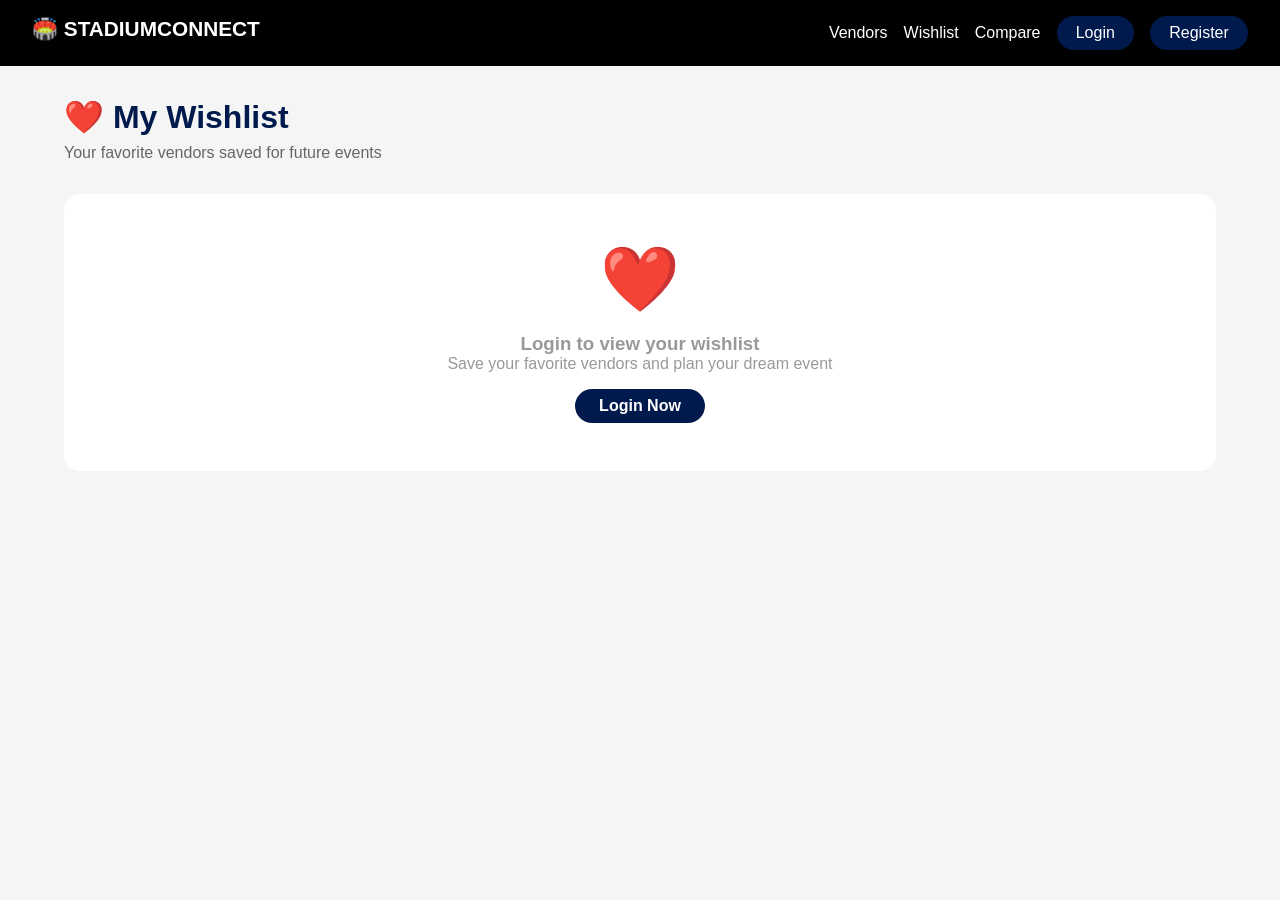
<file: wishlist.html>
<!DOCTYPE html>
<html lang="en">
<head>

    <!-- Back4App Parse SDK -->
<script src="https://cdn.parseplatform.org/parse-js-sdk/latest/parse.min.js"></script>
<script src="back4app-config.js"></script>
    
    <meta charset="UTF-8">
    <meta name="viewport" content="width=device-width, initial-scale=1.0">
    <title>My Wishlist | StadiumConnect</title>
    
    <!-- PWA MANIFEST -->
    <link rel="manifest" href="manifest.json">
    <meta name="theme-color" content="#001a4d">
    <meta name="apple-mobile-web-app-capable" content="yes">
    <meta name="apple-mobile-web-app-status-bar-style" content="black-translucent">
    <meta name="apple-mobile-web-app-title" content="StadiumConnect">
    
    <style>
        * { margin: 0; padding: 0; box-sizing: border-box; font-family: 'Poppins', sans-serif; }
        body { background: #f5f5f5; }
        .header { background: #000; padding: 1rem 2rem; display: flex; justify-content: space-between; align-items: center; flex-wrap: wrap; gap: 1rem; }
        .header h1 { color: white; font-size: 1.3rem; }
        .nav-links { display: flex; gap: 1rem; align-items: center; flex-wrap: wrap; }
        .nav-links a { color: white; text-decoration: none; }
        .user-info { display: flex; align-items: center; gap: 1rem; background: rgba(255,255,255,0.1); padding: 0.5rem 1rem; border-radius: 2rem; }
        .logout-btn { background: #dc3545; color: white; border: none; padding: 0.3rem 0.8rem; border-radius: 1rem; cursor: pointer; }
        .auth-buttons { display: flex; gap: 1rem; }
        .auth-buttons a { padding: 0.5rem 1.2rem; border-radius: 2rem; background: #001a4d; color: white; text-decoration: none; }
        .container { max-width: 1200px; margin: 2rem auto; padding: 0 1.5rem; }
        h1 { color: #001a4d; margin-bottom: 0.5rem; display: flex; align-items: center; gap: 0.5rem; }
        .subtitle { color: #666; margin-bottom: 2rem; }
        .wishlist-grid { display: grid; grid-template-columns: repeat(auto-fill, minmax(320px, 1fr)); gap: 1.5rem; }
        .wishlist-card { background: white; border-radius: 1rem; overflow: hidden; box-shadow: 0 2px 10px rgba(0,0,0,0.05); transition: 0.3s; position: relative; }
        .wishlist-card:hover { transform: translateY(-5px); box-shadow: 0 5px 20px rgba(0,0,0,0.1); }
        .card-banner { background: linear-gradient(135deg, #001a4d, #000033); padding: 1rem; text-align: center; position: relative; }
        .card-banner .icon { font-size: 2.5rem; }
        .card-banner .category { background: rgba(255,255,255,0.2); display: inline-block; padding: 0.2rem 0.8rem; border-radius: 2rem; font-size: 0.7rem; margin-top: 0.5rem; }
        .wishlist-card .content { padding: 1.2rem; }
        .vendor-name { font-size: 1.2rem; font-weight: 700; color: #001a4d; margin-bottom: 0.3rem; }
        .vendor-rating { color: #ffc107; margin: 0.5rem 0; }
        .vendor-location { color: #666; font-size: 0.85rem; margin: 0.3rem 0; display: flex; align-items: center; gap: 0.3rem; }
        .vendor-price { color: #28a745; font-weight: 600; margin: 0.5rem 0; }
        .vendor-experience { background: #f0f0f0; display: inline-block; padding: 0.2rem 0.6rem; border-radius: 1rem; font-size: 0.7rem; margin-right: 0.5rem; }
        .card-actions { display: flex; gap: 0.5rem; margin-top: 1rem; }
        .view-btn { flex: 1; background: #001a4d; color: white; border: none; padding: 0.5rem; border-radius: 0.5rem; cursor: pointer; text-align: center; text-decoration: none; display: inline-block; font-size: 0.85rem; }
        .remove-btn { background: #dc3545; color: white; border: none; padding: 0.5rem; border-radius: 0.5rem; cursor: pointer; font-size: 0.85rem; flex: 1; }
        .book-btn { background: #28a745; color: white; border: none; padding: 0.5rem; border-radius: 0.5rem; cursor: pointer; font-size: 0.85rem; flex: 1; }
        .empty-wishlist { text-align: center; padding: 3rem; background: white; border-radius: 1rem; color: #999; }
        .empty-wishlist .icon { font-size: 4rem; margin-bottom: 1rem; }
        .empty-wishlist a { color: #001a4d; text-decoration: none; font-weight: 600; }
        .stats-bar { background: white; border-radius: 1rem; padding: 1rem 1.5rem; margin-bottom: 2rem; display: flex; justify-content: space-between; align-items: center; flex-wrap: wrap; gap: 1rem; }
        .stats-count { font-size: 1.2rem; }
        .stats-count span { font-weight: 700; color: #001a4d; font-size: 1.5rem; }
        .clear-all { background: #dc3545; color: white; border: none; padding: 0.5rem 1rem; border-radius: 0.5rem; cursor: pointer; font-size: 0.8rem; }
        @media (max-width: 768px) { .wishlist-grid { grid-template-columns: 1fr; } .stats-bar { flex-direction: column; text-align: center; } }
    </style>
</head>
<body>

<div class="header">
    <h1>🏟️ STADIUMCONNECT</h1>
    <div class="nav-links" id="navLinks"></div>
</div>

<div class="container">
    <h1>❤️ My Wishlist</h1>
    <p class="subtitle">Your favorite vendors saved for future events</p>
    
    <div id="wishlistContent"></div>
</div>

<!-- Booking Modal -->
<div id="bookingModal" class="modal" style="display:none; position:fixed; top:0; left:0; width:100%; height:100%; background:rgba(0,0,0,0.8); backdrop-filter:blur(5px); z-index:1000; justify-content:center; align-items:center;">
    <div style="background:white; border-radius:1rem; max-width:450px; width:90%; padding:1.5rem;">
        <h3 style="color:#001a4d; margin-bottom:1rem;">📅 Book Vendor</h3>
        <input type="date" id="bookingDate" style="width:100%; padding:0.6rem; border:1px solid #ddd; border-radius:0.5rem; margin-bottom:1rem;">
        <input type="text" id="eventType" placeholder="Event Type (e.g., Wedding, Corporate)" style="width:100%; padding:0.6rem; border:1px solid #ddd; border-radius:0.5rem; margin-bottom:1rem;">
        <button onclick="confirmBooking()" style="width:100%; background:#28a745; color:white; border:none; padding:0.6rem; border-radius:0.5rem; cursor:pointer;">Confirm Booking</button>
        <button onclick="closeBookingModal()" style="width:100%; margin-top:0.5rem; padding:0.6rem; border:none; background:#f0f0f0; cursor:pointer;">Cancel</button>
    </div>
</div>

<script>
    let currentWishlist = [];
    let selectedVendorForBooking = null;
    
    function getCurrentUser() {
        const user = localStorage.getItem('currentUser');
        return user ? JSON.parse(user) : null;
    }
    
    function updateNav() {
        const user = getCurrentUser();
        const nav = document.getElementById('navLinks');
        if (user) {
            nav.innerHTML = `<a href="directory.html">Vendors</a><a href="dashboard.html">Dashboard</a><a href="wishlist.html">Wishlist</a><a href="vendor-compare.html">Compare</a><a href="event-planner.html">Planner</a><div class="user-info"><span>👤 ${user.name}</span><button class="logout-btn" onclick="logout()">Logout</button></div>`;
        } else {
            nav.innerHTML = `<a href="directory.html">Vendors</a><a href="wishlist.html">Wishlist</a><a href="vendor-compare.html">Compare</a><div class="auth-buttons"><a href="login.html">Login</a><a href="register.html">Register</a></div>`;
        }
    }
    
    function logout() { localStorage.removeItem('currentUser'); window.location.href = 'index.html'; }
    
    function loadWishlist() {
        const user = getCurrentUser();
        if (!user) {
            document.getElementById('wishlistContent').innerHTML = `
                <div class="empty-wishlist">
                    <div class="icon">❤️</div>
                    <h3>Login to view your wishlist</h3>
                    <p>Save your favorite vendors and plan your dream event</p>
                    <a href="login.html" style="display:inline-block; margin-top:1rem; background:#001a4d; color:white; padding:0.5rem 1.5rem; border-radius:2rem; text-decoration:none;">Login Now</a>
                </div>
            `;
            return;
        }
        
        const saved = localStorage.getItem(`wishlist_${user.id}`);
        currentWishlist = saved ? JSON.parse(saved) : [];
        renderWishlist();
    }
    
    function renderWishlist() {
        const container = document.getElementById('wishlistContent');
        
        if (currentWishlist.length === 0) {
            container.innerHTML = `
                <div class="empty-wishlist">
                    <div class="icon">💔</div>
                    <h3>Your wishlist is empty</h3>
                    <p>Save vendors you love by clicking the ❤️ icon on vendor cards</p>
                    <a href="directory.html" style="display:inline-block; margin-top:1rem; background:#001a4d; color:white; padding:0.5rem 1.5rem; border-radius:2rem; text-decoration:none;">Browse Vendors →</a>
                </div>
            `;
            return;
        }
        
        const categoryIcons = {
            Decorator: "🎨", Caterer: "🍽️", Photographer: "📸", "Band Baja": "🎵"
        };
        
        container.innerHTML = `
            <div class="stats-bar">
                <div class="stats-count">❤️ <span>${currentWishlist.length}</span> vendors saved</div>
                <button class="clear-all" onclick="clearAllWishlist()">Clear All</button>
            </div>
            <div class="wishlist-grid">
                ${currentWishlist.map(v => `
                    <div class="wishlist-card">
                        <div class="card-banner">
                            <div class="icon">${categoryIcons[v.categoryName] || '🏆'}</div>
                            <div class="category">${v.categoryName}</div>
                        </div>
                        <div class="content">
                            <div class="vendor-name">${v.name}</div>
                            <div class="vendor-rating">⭐ ${v.rating} ★ ${v.experience}</div>
                            <div class="vendor-location">📍 ${v.location}</div>
                            <div class="vendor-price">💰 ${v.priceRange}</div>
                            <div class="vendor-experience">📅 ${v.experience} experience</div>
                            <div class="card-actions">
                                <button class="view-btn" onclick="viewVendor('${v.id}')">View Profile</button>
                                <button class="book-btn" onclick="openBooking('${v.id}', '${v.name}')">Book Now</button>
                                <button class="remove-btn" onclick="removeFromWishlist('${v.id}')">Remove</button>
                            </div>
                        </div>
                    </div>
                `).join('')}
            </div>
        `;
    }
    
    function viewVendor(vendorId) {
        // Find vendor from wishlist
        const vendor = currentWishlist.find(v => v.id === vendorId);
        if (vendor) {
            localStorage.setItem('selectedVendor', JSON.stringify(vendor));
            window.location.href = 'vendor-profile.html';
        }
    }
    
    function openBooking(vendorId, vendorName) {
        const user = getCurrentUser();
        if (!user) {
            alert('Please login to book vendors');
            window.location.href = 'login.html';
            return;
        }
        selectedVendorForBooking = { id: vendorId, name: vendorName };
        document.getElementById('bookingModal').style.display = 'flex';
    }
    
    function closeBookingModal() {
        document.getElementById('bookingModal').style.display = 'none';
        selectedVendorForBooking = null;
    }
    
    function confirmBooking() {
        const date = document.getElementById('bookingDate').value;
        const eventType = document.getElementById('eventType').value;
        
        if (!date) {
            alert('Please select event date');
            return;
        }
        
        const user = getCurrentUser();
        if (!user || !selectedVendorForBooking) return;
        
        const booking = {
            id: Date.now(),
            type: 'vendor',
            userId: user.id,
            userName: user.name,
            userPhone: user.phone,
            vendorId: selectedVendorForBooking.id,
            vendorName: selectedVendorForBooking.name,
            eventDate: date,
            eventType: eventType || 'Not specified',
            status: 'pending',
            bookedAt: new Date().toISOString()
        };
        
        let bookings = JSON.parse(localStorage.getItem('userBookings') || '[]');
        bookings.push(booking);
        localStorage.setItem('userBookings', JSON.stringify(bookings));
        
        alert(`✅ Booking request sent to ${selectedVendorForBooking.name}! Vendor will contact you soon.`);
        closeBookingModal();
        document.getElementById('bookingDate').value = '';
        document.getElementById('eventType').value = '';
    }
    
    function removeFromWishlist(vendorId) {
        const user = getCurrentUser();
        if (!user) return;
        
        currentWishlist = currentWishlist.filter(v => v.id !== vendorId);
        localStorage.setItem(`wishlist_${user.id}`, JSON.stringify(currentWishlist));
        renderWishlist();
        alert('Removed from wishlist');
    }
    
    function clearAllWishlist() {
        if (confirm('Are you sure you want to clear your entire wishlist?')) {
            const user = getCurrentUser();
            if (user) {
                localStorage.setItem(`wishlist_${user.id}`, JSON.stringify([]));
                currentWishlist = [];
                renderWishlist();
                alert('Wishlist cleared');
            }
        }
    }
    
    // Function to add to wishlist (called from directory.html)
    window.addToWishlist = function(vendor) {
        const user = getCurrentUser();
        if (!user) {
            alert('Please login to save vendors to wishlist');
            window.location.href = 'login.html';
            return false;
        }
        
        let wishlist = JSON.parse(localStorage.getItem(`wishlist_${user.id}`) || '[]');
        if (wishlist.find(v => v.id === vendor.id)) {
            alert('Vendor already in wishlist');
            return false;
        }
        
        wishlist.push(vendor);
        localStorage.setItem(`wishlist_${user.id}`, JSON.stringify(wishlist));
        alert(`✅ ${vendor.name} added to wishlist!`);
        return true;
    };
    
    // Initialize
    updateNav();
    loadWishlist();
</script>

<script>
if ('serviceWorker' in navigator) {
    navigator.serviceWorker.register('/service-worker.js')
        .then(reg => console.log('Service Worker registered'))
        .catch(err => console.log('Service Worker failed', err));
}
</script>

</body>
</html>
</file>
